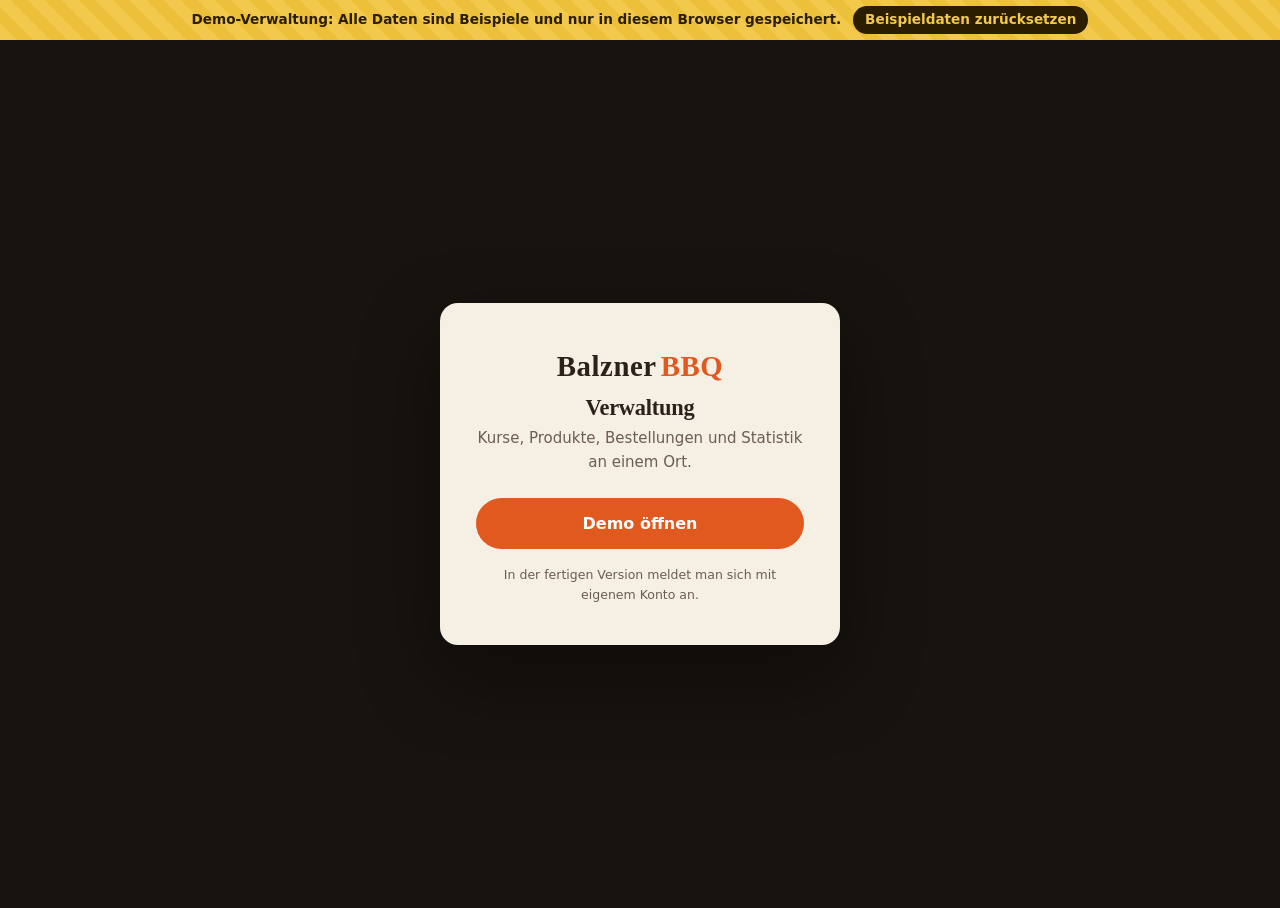
<file: admin.html>
<!doctype html>
<html lang="de">
<head>
  <meta charset="utf-8">
  <meta name="viewport" content="width=device-width, initial-scale=1">
  <meta name="robots" content="noindex, nofollow">
  <title>Verwaltung – Balzner BBQ</title>
  <link rel="stylesheet" href="css/style.css?v=202611101603">
  <link rel="stylesheet" href="css/admin.css?v=202611101603">
</head>
<body class="admin">

<div class="demo-banner">
  <span>Demo-Verwaltung: Alle Daten sind Beispiele und nur in diesem Browser gespeichert.</span>
  <button id="zuruecksetzen" type="button">Beispieldaten zurücksetzen</button>
</div>

<!-- Anmeldung (Demo: ohne Passwort) -->
<section class="login" id="login">
  <div class="login-karte">
    <span class="logo">Balzner<span>BBQ</span></span>
    <h2 style="font-size:1.4rem;margin:0 auto 6px">Verwaltung</h2>
    <p>Kurse, Produkte, Bestellungen und Statistik an einem Ort.</p>
    <button class="btn btn-glut btn-voll" id="anmelden" type="button">Demo öffnen</button>
    <small>In der fertigen Version meldet man sich mit eigenem Konto an.</small>
  </div>
</section>

<!-- Verwaltung -->
<div class="layout" id="app" hidden>
  <aside class="seite">
    <span class="logo">Balzner<span>BBQ</span></span>
    <span class="rolle">Verwaltung</span>
    <button class="navpunkt" data-ansicht="uebersicht"><span class="ico">📊</span><span class="txt">Übersicht</span></button>
    <button class="navpunkt" data-ansicht="kurse"><span class="ico">🔥</span><span class="txt">Kurse</span></button>
    <button class="navpunkt" data-ansicht="produkte"><span class="ico">🧂</span><span class="txt">Produkte</span></button>
    <button class="navpunkt" data-ansicht="bestellungen"><span class="ico">📦</span><span class="txt">Bestellungen</span><span class="zahl" id="zahlBestellungen" hidden></span></button>
    <button class="navpunkt" data-ansicht="gutscheine"><span class="ico">🎁</span><span class="txt">Gutscheine</span></button>
    <button class="navpunkt" data-ansicht="hinweis"><span class="ico">📢</span><span class="txt">Hinweis</span><span class="zahl" id="zahlHinweis" hidden>AN</span></button>
    <button class="navpunkt" data-ansicht="anfragen"><span class="ico">✉️</span><span class="txt">Anfragen</span><span class="zahl" id="zahlAnfragen" hidden></span></button>
    <div class="unten">
      <a class="navpunkt" href="index.html" target="_blank" rel="noopener"><span class="ico">↗</span><span class="txt">Zur Webseite</span></a>
      <button class="navpunkt" id="abmelden"><span class="ico">⏻</span><span class="txt">Abmelden</span></button>
    </div>
  </aside>
  <main class="inhalt" id="ansicht"></main>
</div>

<dialog class="dialog" id="dialog">
  <button class="schliessen" data-dialog-zu aria-label="Schliessen">×</button>
  <div id="dialogInhalt"></div>
</dialog>
<div class="tooltip" id="tooltip"></div>
<div class="druckbereich" id="druckbereich"></div>

<script src="js/data.js?v=202611101603"></script>
<script src="js/store.js?v=202611101603"></script>
<script src="js/gutschein-pdf.js?v=202611101603"></script>
<script src="js/hinweis.js?v=202611101603"></script>
<script src="js/admin.js?v=202611101603"></script>
</body>
</html>
</file>
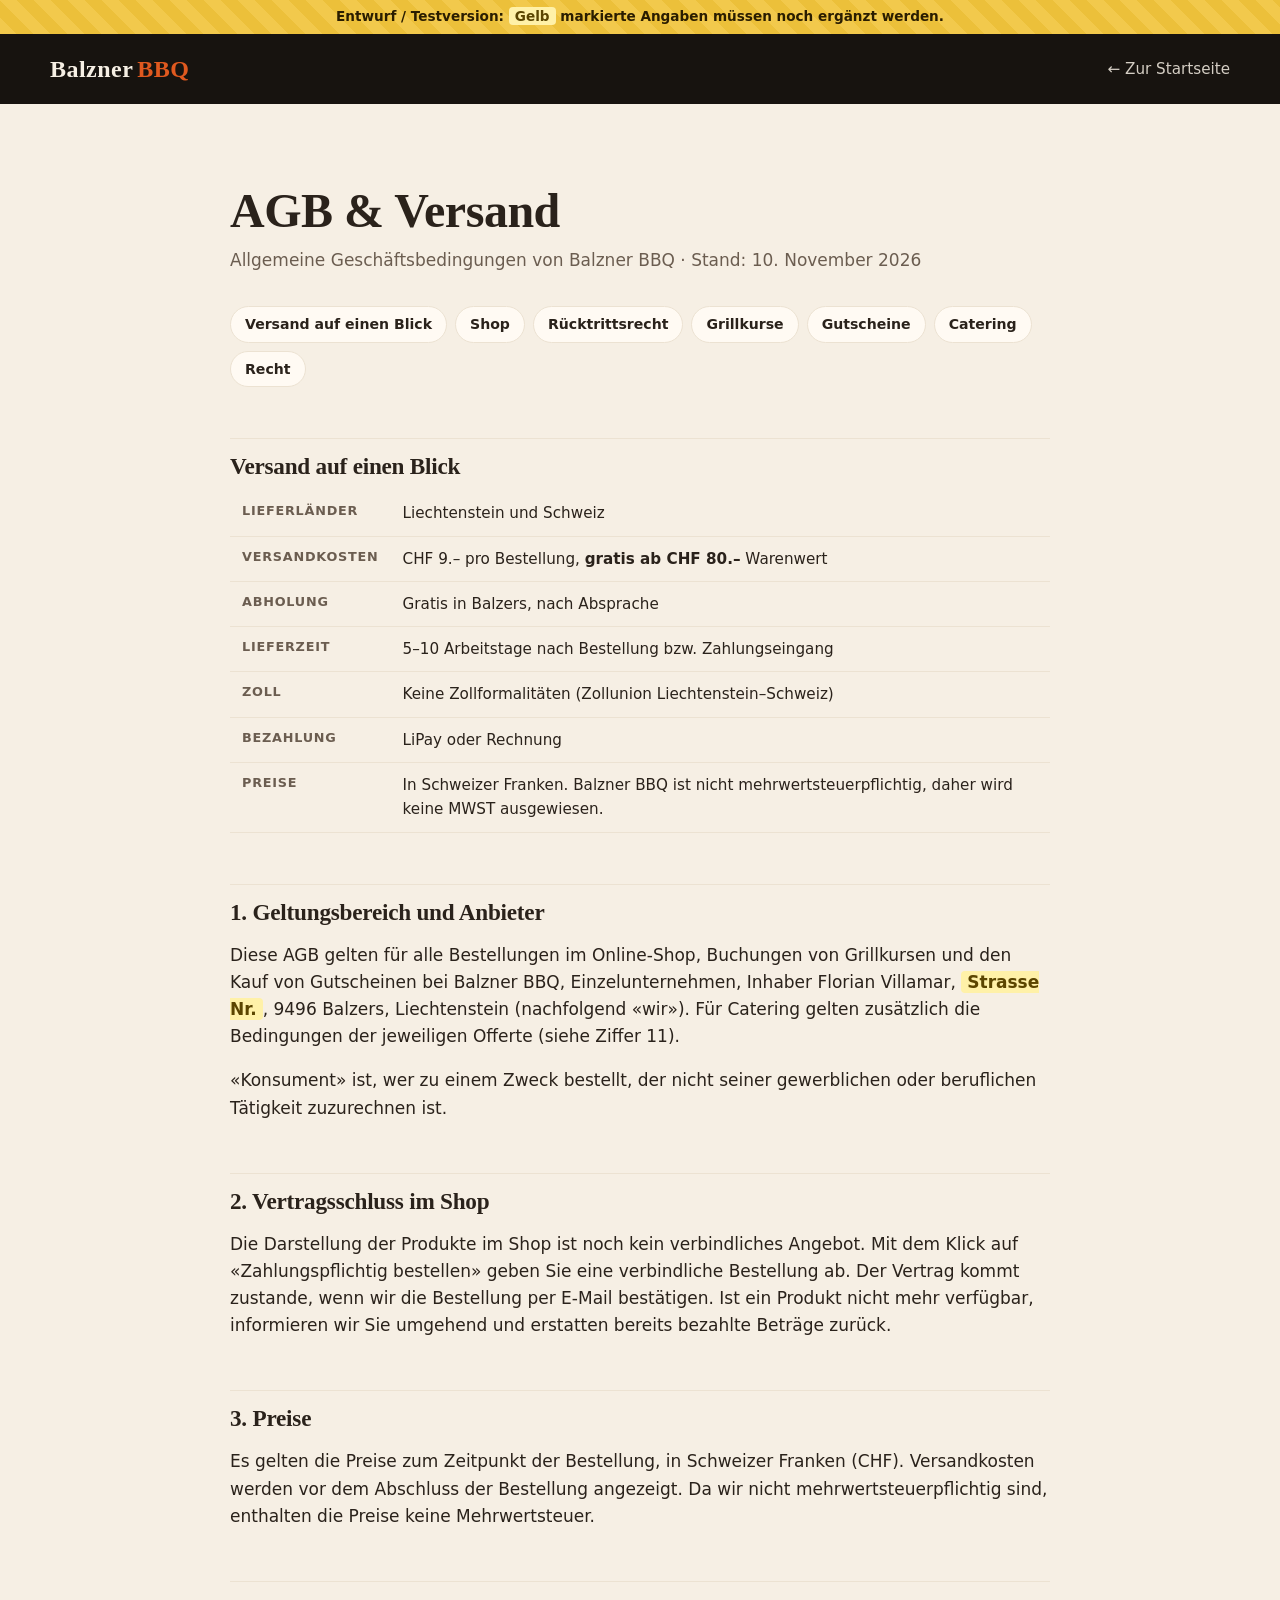
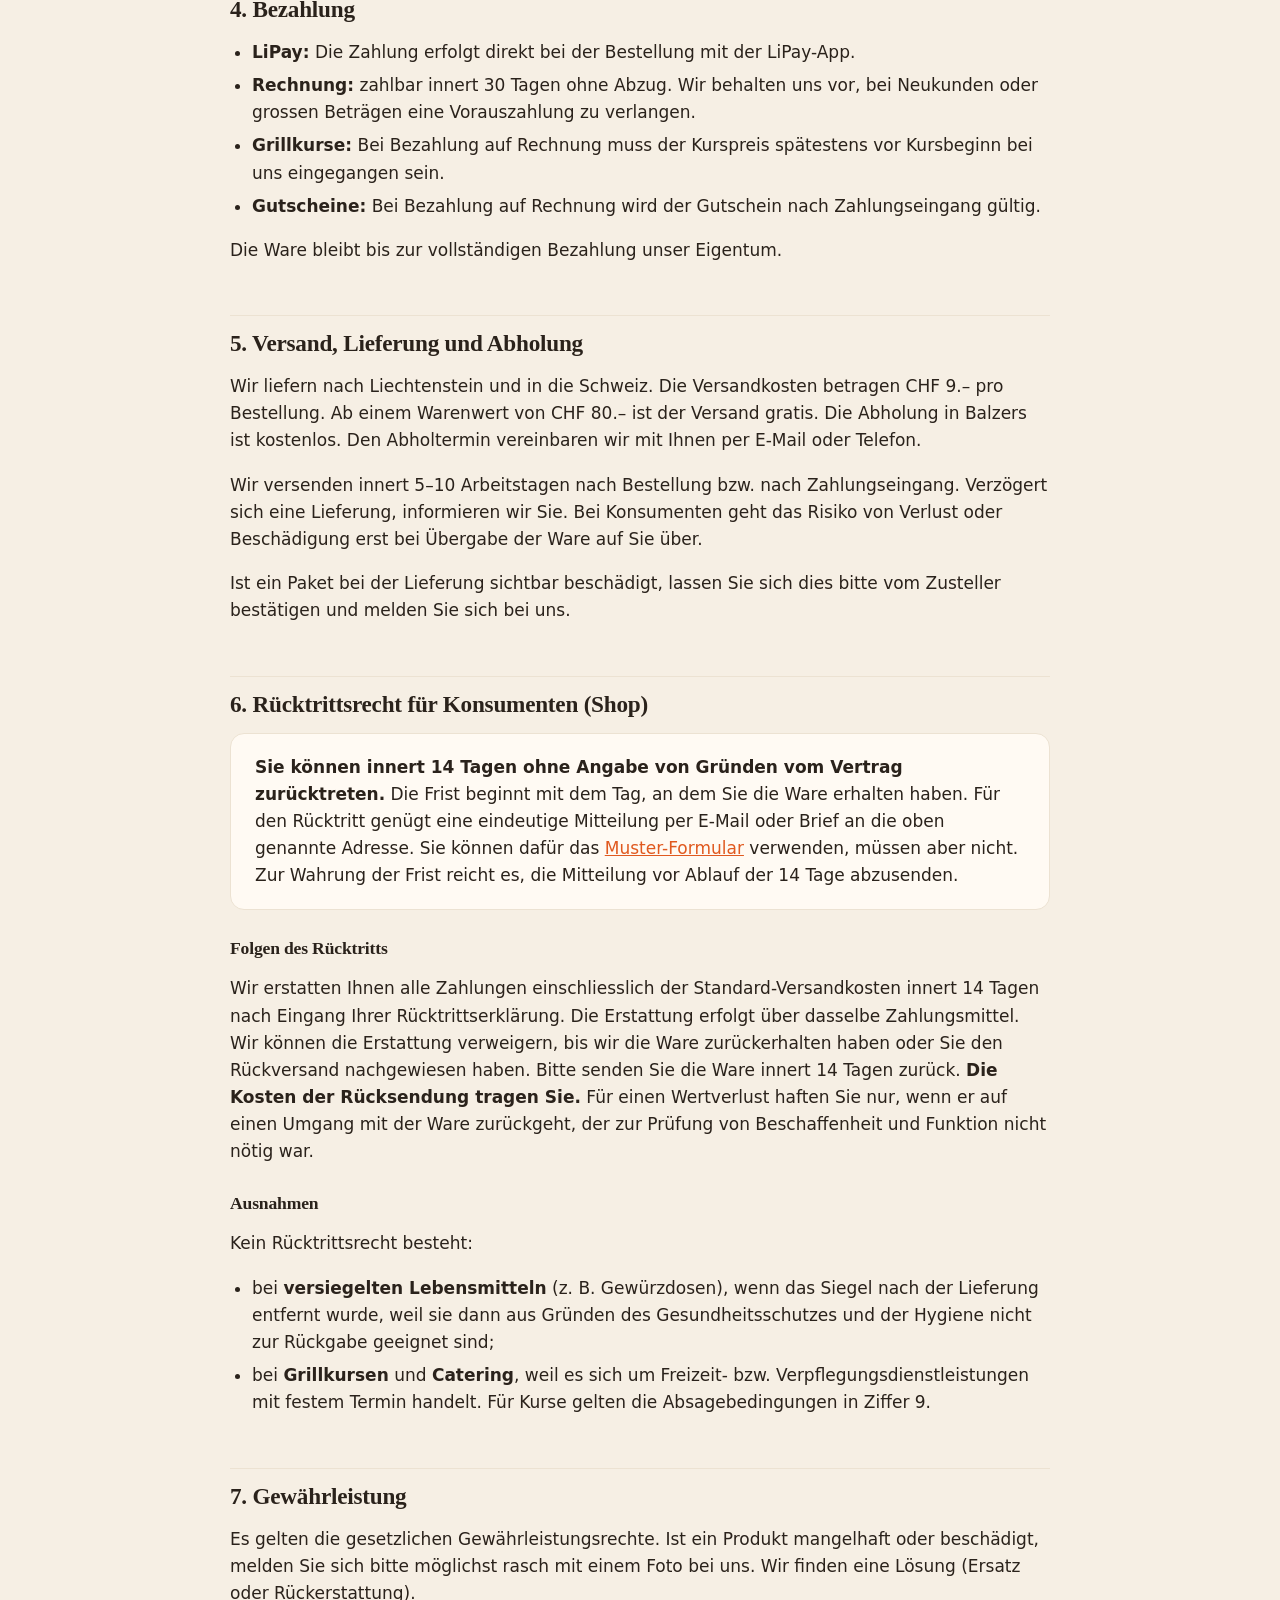
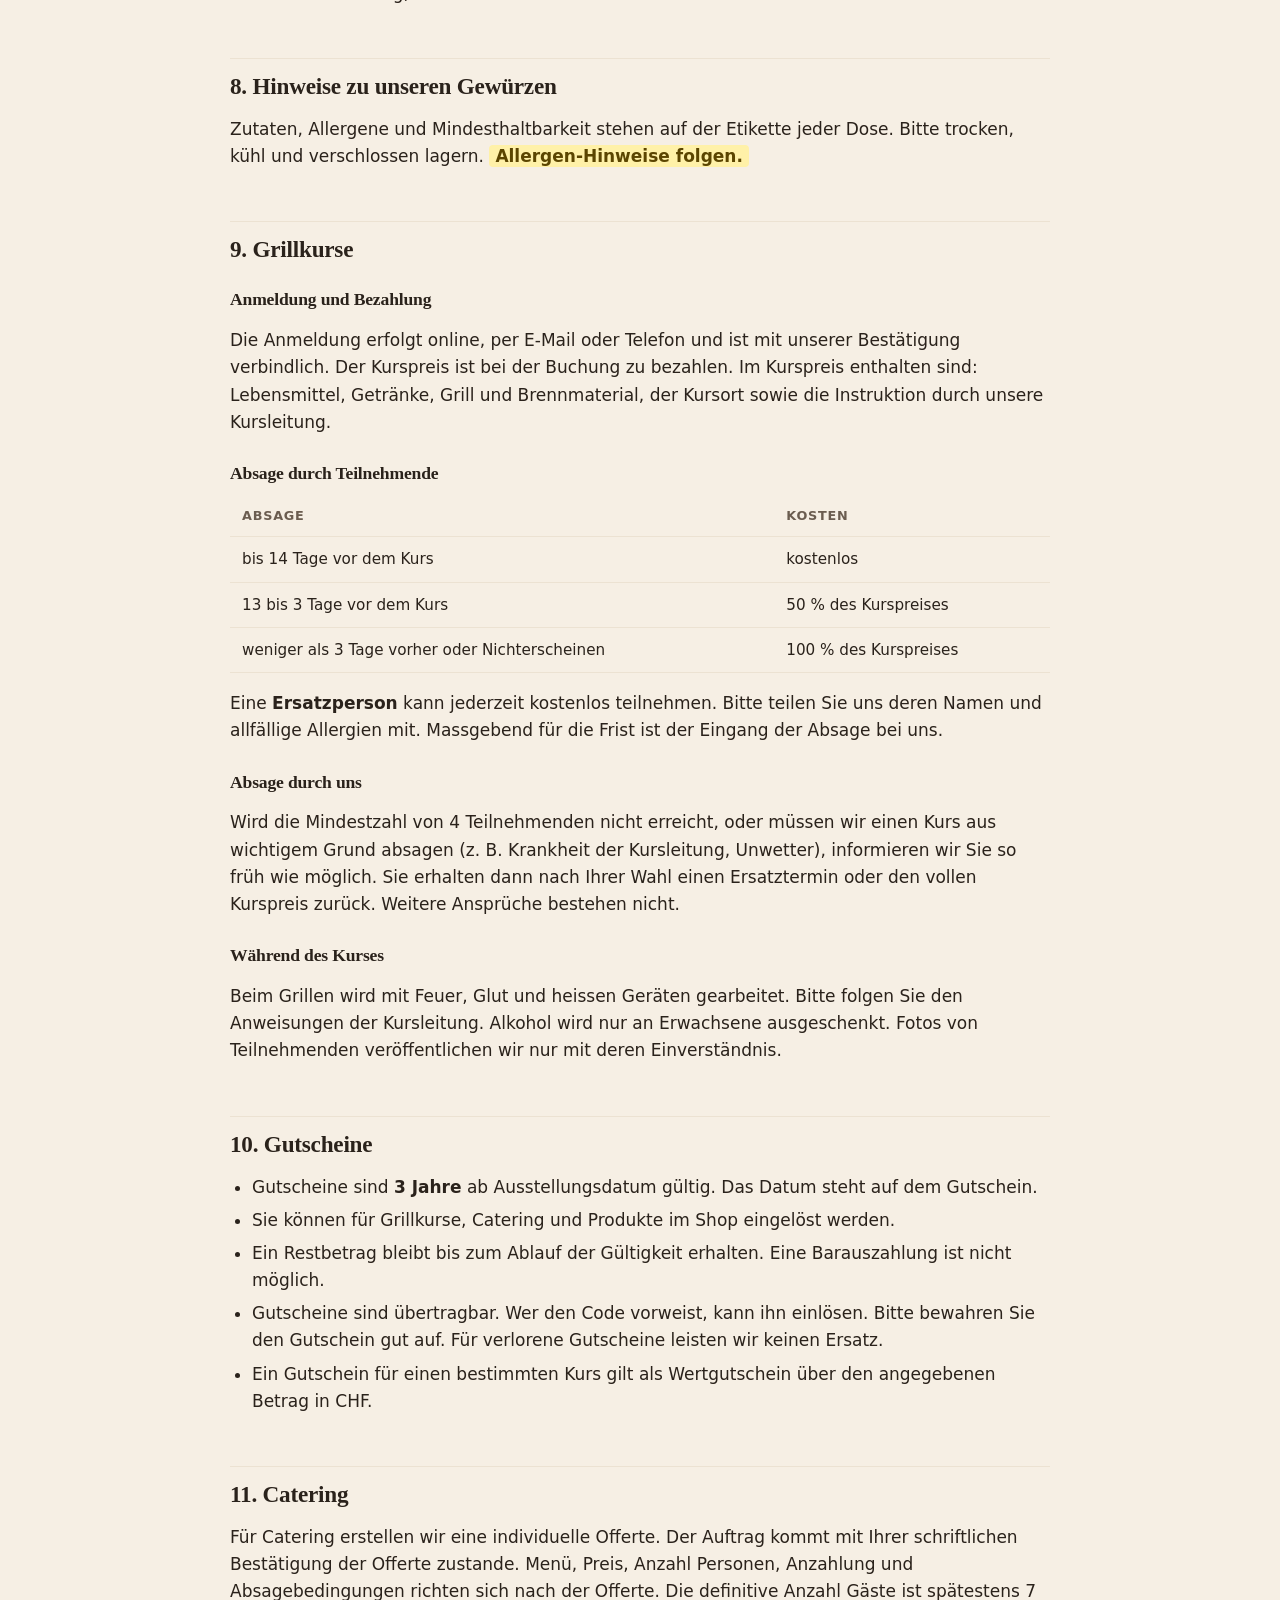
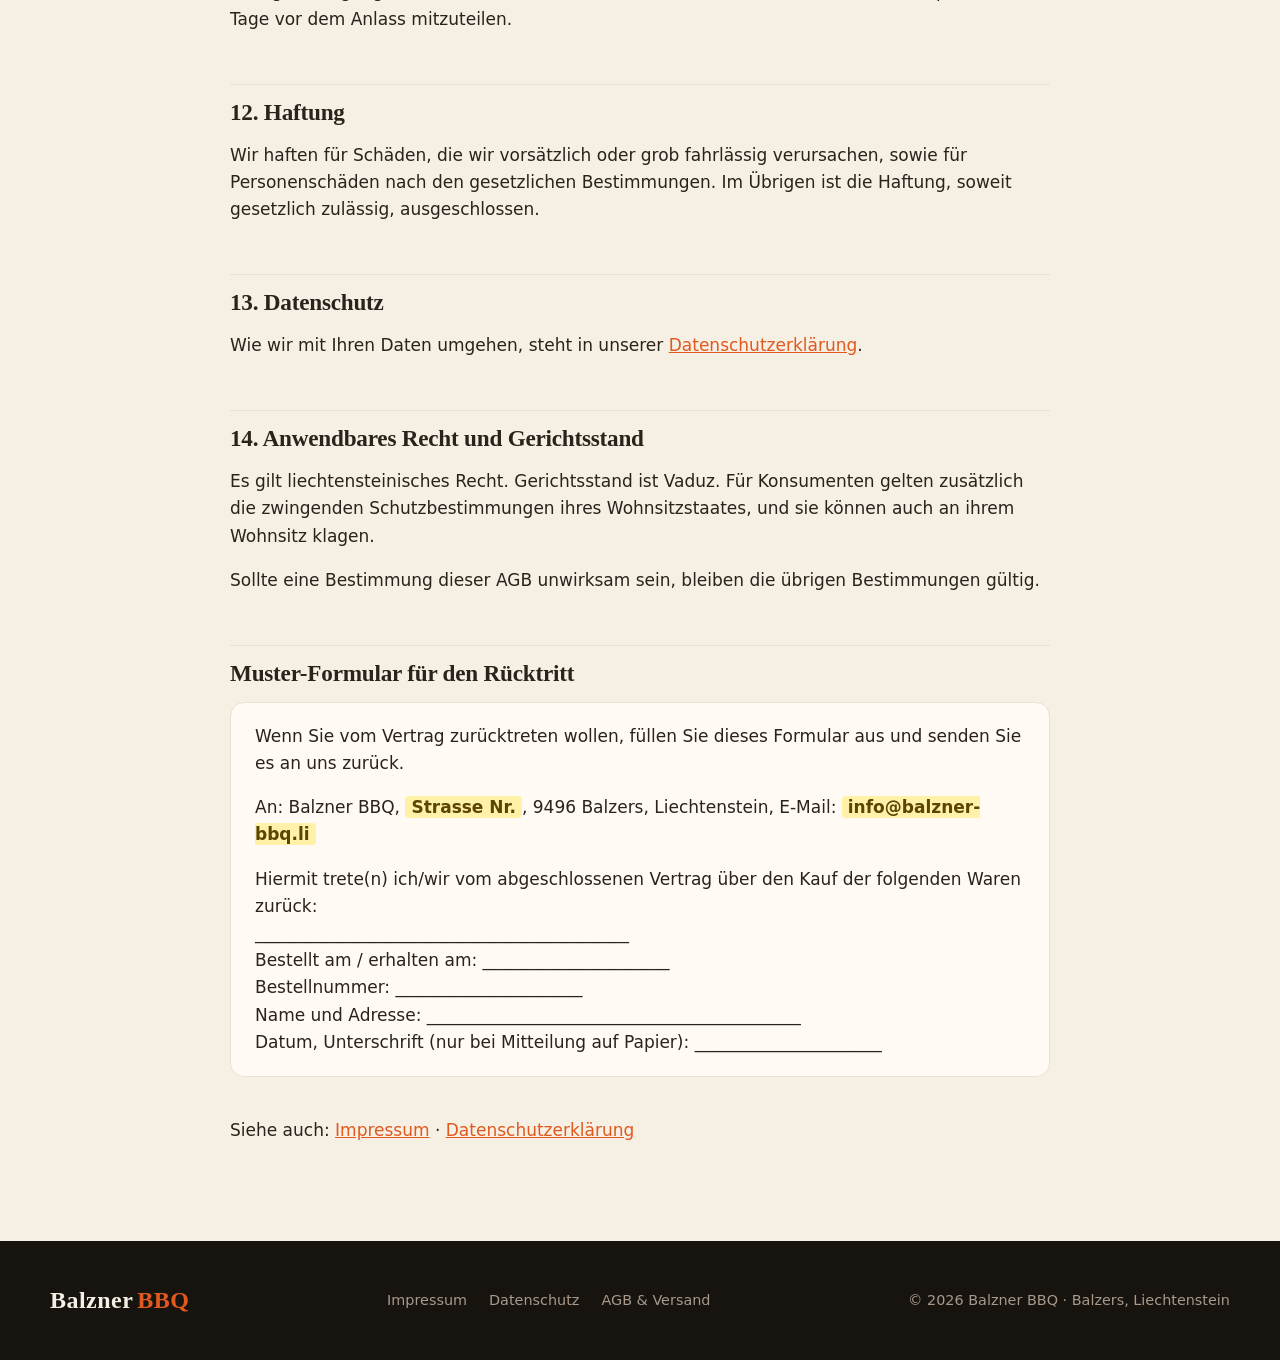
<file: agb.html>
<!doctype html>
<html lang="de">
<head>
  <meta charset="utf-8">
  <meta name="viewport" content="width=device-width, initial-scale=1">
  <meta name="robots" content="noindex, nofollow">
  <title>AGB & Versand – Balzner BBQ</title>
  <link rel="stylesheet" href="css/style.css?v=202611101603">
</head>
<body>
<div class="demo-banner">Entwurf / Testversion: <span class="platzhalter">Gelb</span> markierte Angaben müssen noch ergänzt werden.</div>
<header class="recht-kopf"><div class="wrap">
  <a href="index.html" class="logo">Balzner<span>BBQ</span></a>
  <a href="index.html" class="zurueck">← Zur Startseite</a>
</div></header>

<main class="recht"><div class="wrap">
  <h1>AGB &amp; Versand</h1>
  <p class="stand">Allgemeine Geschäftsbedingungen von Balzner BBQ · Stand: 10. November 2026</p>

  <nav class="inhalt-nav" aria-label="Inhalt">
    <a href="#versand">Versand auf einen Blick</a><a href="#shop">Shop</a><a href="#ruecktritt">Rücktrittsrecht</a>
    <a href="#kurse">Grillkurse</a><a href="#gutscheine">Gutscheine</a><a href="#catering">Catering</a><a href="#recht">Recht</a>
  </nav>

  <h2 id="versand">Versand auf einen Blick</h2>
  <table>
    <tbody>
      <tr><th>Lieferländer</th><td>Liechtenstein und Schweiz</td></tr>
      <tr><th>Versandkosten</th><td>CHF 9.– pro Bestellung, <strong>gratis ab CHF 80.–</strong> Warenwert</td></tr>
      <tr><th>Abholung</th><td>Gratis in Balzers, nach Absprache</td></tr>
      <tr><th>Lieferzeit</th><td>5–10 Arbeitstage nach Bestellung bzw. Zahlungseingang</td></tr>
      <tr><th>Zoll</th><td>Keine Zollformalitäten (Zollunion Liechtenstein–Schweiz)</td></tr>
      <tr><th>Bezahlung</th><td>LiPay oder Rechnung</td></tr>
      <tr><th>Preise</th><td>In Schweizer Franken. Balzner BBQ ist nicht mehrwertsteuerpflichtig, daher wird keine MWST ausgewiesen.</td></tr>
    </tbody>
  </table>

  <h2>1. Geltungsbereich und Anbieter</h2>
  <p>Diese AGB gelten für alle Bestellungen im Online-Shop, Buchungen von Grillkursen und den Kauf von Gutscheinen bei
    Balzner BBQ, Einzelunternehmen, Inhaber Florian Villamar, <span class="platzhalter">Strasse Nr.</span>, 9496 Balzers, Liechtenstein
    (nachfolgend «wir»). Für Catering gelten zusätzlich die Bedingungen der jeweiligen Offerte (siehe Ziffer 11).</p>
  <p>«Konsument» ist, wer zu einem Zweck bestellt, der nicht seiner gewerblichen oder beruflichen Tätigkeit zuzurechnen ist.</p>

  <h2 id="shop">2. Vertragsschluss im Shop</h2>
  <p>Die Darstellung der Produkte im Shop ist noch kein verbindliches Angebot. Mit dem Klick auf «Zahlungspflichtig bestellen»
    geben Sie eine verbindliche Bestellung ab. Der Vertrag kommt zustande, wenn wir die Bestellung per E-Mail bestätigen.
    Ist ein Produkt nicht mehr verfügbar, informieren wir Sie umgehend und erstatten bereits bezahlte Beträge zurück.</p>

  <h2>3. Preise</h2>
  <p>Es gelten die Preise zum Zeitpunkt der Bestellung, in Schweizer Franken (CHF). Versandkosten werden vor dem Abschluss der
    Bestellung angezeigt. Da wir nicht mehrwertsteuerpflichtig sind, enthalten die Preise keine Mehrwertsteuer.</p>

  <h2>4. Bezahlung</h2>
  <ul>
    <li><strong>LiPay:</strong> Die Zahlung erfolgt direkt bei der Bestellung mit der LiPay-App.</li>
    <li><strong>Rechnung:</strong> zahlbar innert 30 Tagen ohne Abzug. Wir behalten uns vor, bei Neukunden oder grossen
      Beträgen eine Vorauszahlung zu verlangen.</li>
    <li><strong>Grillkurse:</strong> Bei Bezahlung auf Rechnung muss der Kurspreis spätestens vor Kursbeginn bei uns eingegangen sein.</li>
    <li><strong>Gutscheine:</strong> Bei Bezahlung auf Rechnung wird der Gutschein nach Zahlungseingang gültig.</li>
  </ul>
  <p>Die Ware bleibt bis zur vollständigen Bezahlung unser Eigentum.</p>

  <h2>5. Versand, Lieferung und Abholung</h2>
  <p>Wir liefern nach Liechtenstein und in die Schweiz. Die Versandkosten betragen CHF 9.– pro Bestellung. Ab einem Warenwert von
    CHF 80.– ist der Versand gratis. Die Abholung in Balzers ist kostenlos. Den Abholtermin vereinbaren wir mit Ihnen per
    E-Mail oder Telefon.</p>
  <p>Wir versenden innert 5–10 Arbeitstagen nach Bestellung bzw. nach Zahlungseingang. Verzögert sich eine Lieferung,
    informieren wir Sie. Bei Konsumenten geht das Risiko von Verlust oder Beschädigung erst bei Übergabe der Ware auf Sie über.</p>
  <p>Ist ein Paket bei der Lieferung sichtbar beschädigt, lassen Sie sich dies bitte vom Zusteller bestätigen und melden Sie
    sich bei uns.</p>

  <h2 id="ruecktritt">6. Rücktrittsrecht für Konsumenten (Shop)</h2>
  <div class="kasten">
    <p><strong>Sie können innert 14 Tagen ohne Angabe von Gründen vom Vertrag zurücktreten.</strong> Die Frist beginnt mit dem
      Tag, an dem Sie die Ware erhalten haben. Für den Rücktritt genügt eine eindeutige Mitteilung per E-Mail oder Brief an die
      oben genannte Adresse. Sie können dafür das <a href="#formular">Muster-Formular</a> verwenden, müssen aber nicht.
      Zur Wahrung der Frist reicht es, die Mitteilung vor Ablauf der 14 Tage abzusenden.</p>
  </div>
  <h3>Folgen des Rücktritts</h3>
  <p>Wir erstatten Ihnen alle Zahlungen einschliesslich der Standard-Versandkosten innert 14 Tagen nach Eingang Ihrer
    Rücktrittserklärung. Die Erstattung erfolgt über dasselbe Zahlungsmittel. Wir können die Erstattung verweigern, bis wir die
    Ware zurückerhalten haben oder Sie den Rückversand nachgewiesen haben. Bitte senden Sie die Ware innert 14 Tagen zurück.
    <strong>Die Kosten der Rücksendung tragen Sie.</strong> Für einen Wertverlust haften Sie nur, wenn er auf einen Umgang mit der
    Ware zurückgeht, der zur Prüfung von Beschaffenheit und Funktion nicht nötig war.</p>
  <h3>Ausnahmen</h3>
  <p>Kein Rücktrittsrecht besteht:</p>
  <ul>
    <li>bei <strong>versiegelten Lebensmitteln</strong> (z. B. Gewürzdosen), wenn das Siegel nach der Lieferung entfernt wurde,
      weil sie dann aus Gründen des Gesundheitsschutzes und der Hygiene nicht zur Rückgabe geeignet sind;</li>
    <li>bei <strong>Grillkursen</strong> und <strong>Catering</strong>, weil es sich um Freizeit- bzw. Verpflegungsdienstleistungen
      mit festem Termin handelt. Für Kurse gelten die Absagebedingungen in Ziffer 9.</li>
  </ul>

  <h2>7. Gewährleistung</h2>
  <p>Es gelten die gesetzlichen Gewährleistungsrechte. Ist ein Produkt mangelhaft oder beschädigt, melden Sie sich bitte
    möglichst rasch mit einem Foto bei uns. Wir finden eine Lösung (Ersatz oder Rückerstattung).</p>

  <h2>8. Hinweise zu unseren Gewürzen</h2>
  <p>Zutaten, Allergene und Mindesthaltbarkeit stehen auf der Etikette jeder Dose. Bitte trocken, kühl und verschlossen lagern.
    <span class="platzhalter">Allergen-Hinweise folgen.</span></p>

  <h2 id="kurse">9. Grillkurse</h2>
  <h3>Anmeldung und Bezahlung</h3>
  <p>Die Anmeldung erfolgt online, per E-Mail oder Telefon und ist mit unserer Bestätigung verbindlich. Der Kurspreis ist bei
    der Buchung zu bezahlen. Im Kurspreis enthalten sind: Lebensmittel, Getränke, Grill und Brennmaterial, der Kursort sowie die Instruktion durch unsere Kursleitung.</p>
  <h3>Absage durch Teilnehmende</h3>
  <table>
    <thead><tr><th>Absage</th><th>Kosten</th></tr></thead>
    <tbody>
      <tr><td>bis 14 Tage vor dem Kurs</td><td>kostenlos</td></tr>
      <tr><td>13 bis 3 Tage vor dem Kurs</td><td>50 % des Kurspreises</td></tr>
      <tr><td>weniger als 3 Tage vorher oder Nichterscheinen</td><td>100 % des Kurspreises</td></tr>
    </tbody>
  </table>
  <p>Eine <strong>Ersatzperson</strong> kann jederzeit kostenlos teilnehmen. Bitte teilen Sie uns deren Namen und allfällige
    Allergien mit. Massgebend für die Frist ist der Eingang der Absage bei uns.</p>
  <h3>Absage durch uns</h3>
  <p>Wird die Mindestzahl von 4 Teilnehmenden nicht erreicht, oder müssen wir einen Kurs aus
    wichtigem Grund absagen (z. B. Krankheit der Kursleitung, Unwetter), informieren wir Sie so früh wie möglich. Sie erhalten
    dann nach Ihrer Wahl einen Ersatztermin oder den vollen Kurspreis zurück. Weitere Ansprüche bestehen nicht.</p>
  <h3>Während des Kurses</h3>
  <p>Beim Grillen wird mit Feuer, Glut und heissen Geräten gearbeitet. Bitte folgen Sie den Anweisungen der Kursleitung.
    Alkohol wird nur an Erwachsene ausgeschenkt. Fotos von Teilnehmenden veröffentlichen wir nur mit deren Einverständnis.</p>

  <h2 id="gutscheine">10. Gutscheine</h2>
  <ul>
    <li>Gutscheine sind <strong>3 Jahre</strong> ab Ausstellungsdatum gültig. Das Datum steht auf dem Gutschein.</li>
    <li>Sie können für Grillkurse, Catering und Produkte im Shop eingelöst werden.</li>
    <li>Ein Restbetrag bleibt bis zum Ablauf der Gültigkeit erhalten. Eine Barauszahlung ist nicht möglich.</li>
    <li>Gutscheine sind übertragbar. Wer den Code vorweist, kann ihn einlösen. Bitte bewahren Sie den Gutschein gut auf.
      Für verlorene Gutscheine leisten wir keinen Ersatz.</li>
    <li>Ein Gutschein für einen bestimmten Kurs gilt als Wertgutschein über den angegebenen Betrag in CHF.</li>
  </ul>

  <h2 id="catering">11. Catering</h2>
  <p>Für Catering erstellen wir eine individuelle Offerte. Der Auftrag kommt mit Ihrer schriftlichen Bestätigung der Offerte
    zustande. Menü, Preis, Anzahl Personen, Anzahlung und Absagebedingungen richten sich nach der Offerte.
    Die definitive Anzahl Gäste ist spätestens 7 Tage vor dem Anlass mitzuteilen.</p>

  <h2>12. Haftung</h2>
  <p>Wir haften für Schäden, die wir vorsätzlich oder grob fahrlässig verursachen, sowie für Personenschäden nach den
    gesetzlichen Bestimmungen. Im Übrigen ist die Haftung, soweit gesetzlich zulässig, ausgeschlossen.</p>

  <h2>13. Datenschutz</h2>
  <p>Wie wir mit Ihren Daten umgehen, steht in unserer <a href="datenschutz.html">Datenschutzerklärung</a>.</p>

  <h2 id="recht">14. Anwendbares Recht und Gerichtsstand</h2>
  <p>Es gilt liechtensteinisches Recht. Gerichtsstand ist Vaduz. Für Konsumenten gelten zusätzlich die zwingenden
    Schutzbestimmungen ihres Wohnsitzstaates, und sie können auch an ihrem Wohnsitz klagen.</p>
  <p>Sollte eine Bestimmung dieser AGB unwirksam sein, bleiben die übrigen Bestimmungen gültig.</p>

  <h2 id="formular">Muster-Formular für den Rücktritt</h2>
  <div class="kasten">
    <p>Wenn Sie vom Vertrag zurücktreten wollen, füllen Sie dieses Formular aus und senden Sie es an uns zurück.</p>
    <p>An: Balzner BBQ, <span class="platzhalter">Strasse Nr.</span>, 9496 Balzers, Liechtenstein,
      E-Mail: <span class="platzhalter">info@balzner-bbq.li</span></p>
    <p>Hiermit trete(n) ich/wir vom abgeschlossenen Vertrag über den Kauf der folgenden Waren zurück:<br>
      ____________________________________________<br>
      Bestellt am / erhalten am: ______________________<br>
      Bestellnummer: ______________________<br>
      Name und Adresse: ____________________________________________<br>
      Datum, Unterschrift (nur bei Mitteilung auf Papier): ______________________</p>
  </div>

  <p style="margin-top:40px">Siehe auch: <a href="impressum.html">Impressum</a> · <a href="datenschutz.html">Datenschutzerklärung</a></p>
</div></main>

<footer class="fuss">
  <div class="wrap fuss-inner">
    <div class="logo">Balzner<span>BBQ</span></div>
    <nav><a href="impressum.html">Impressum</a><a href="datenschutz.html">Datenschutz</a><a href="agb.html">AGB &amp; Versand</a></nav>
    <p>© 2026 Balzner BBQ · Balzers, Liechtenstein</p>
  </div>
</footer>
</body>
</html>
</file>
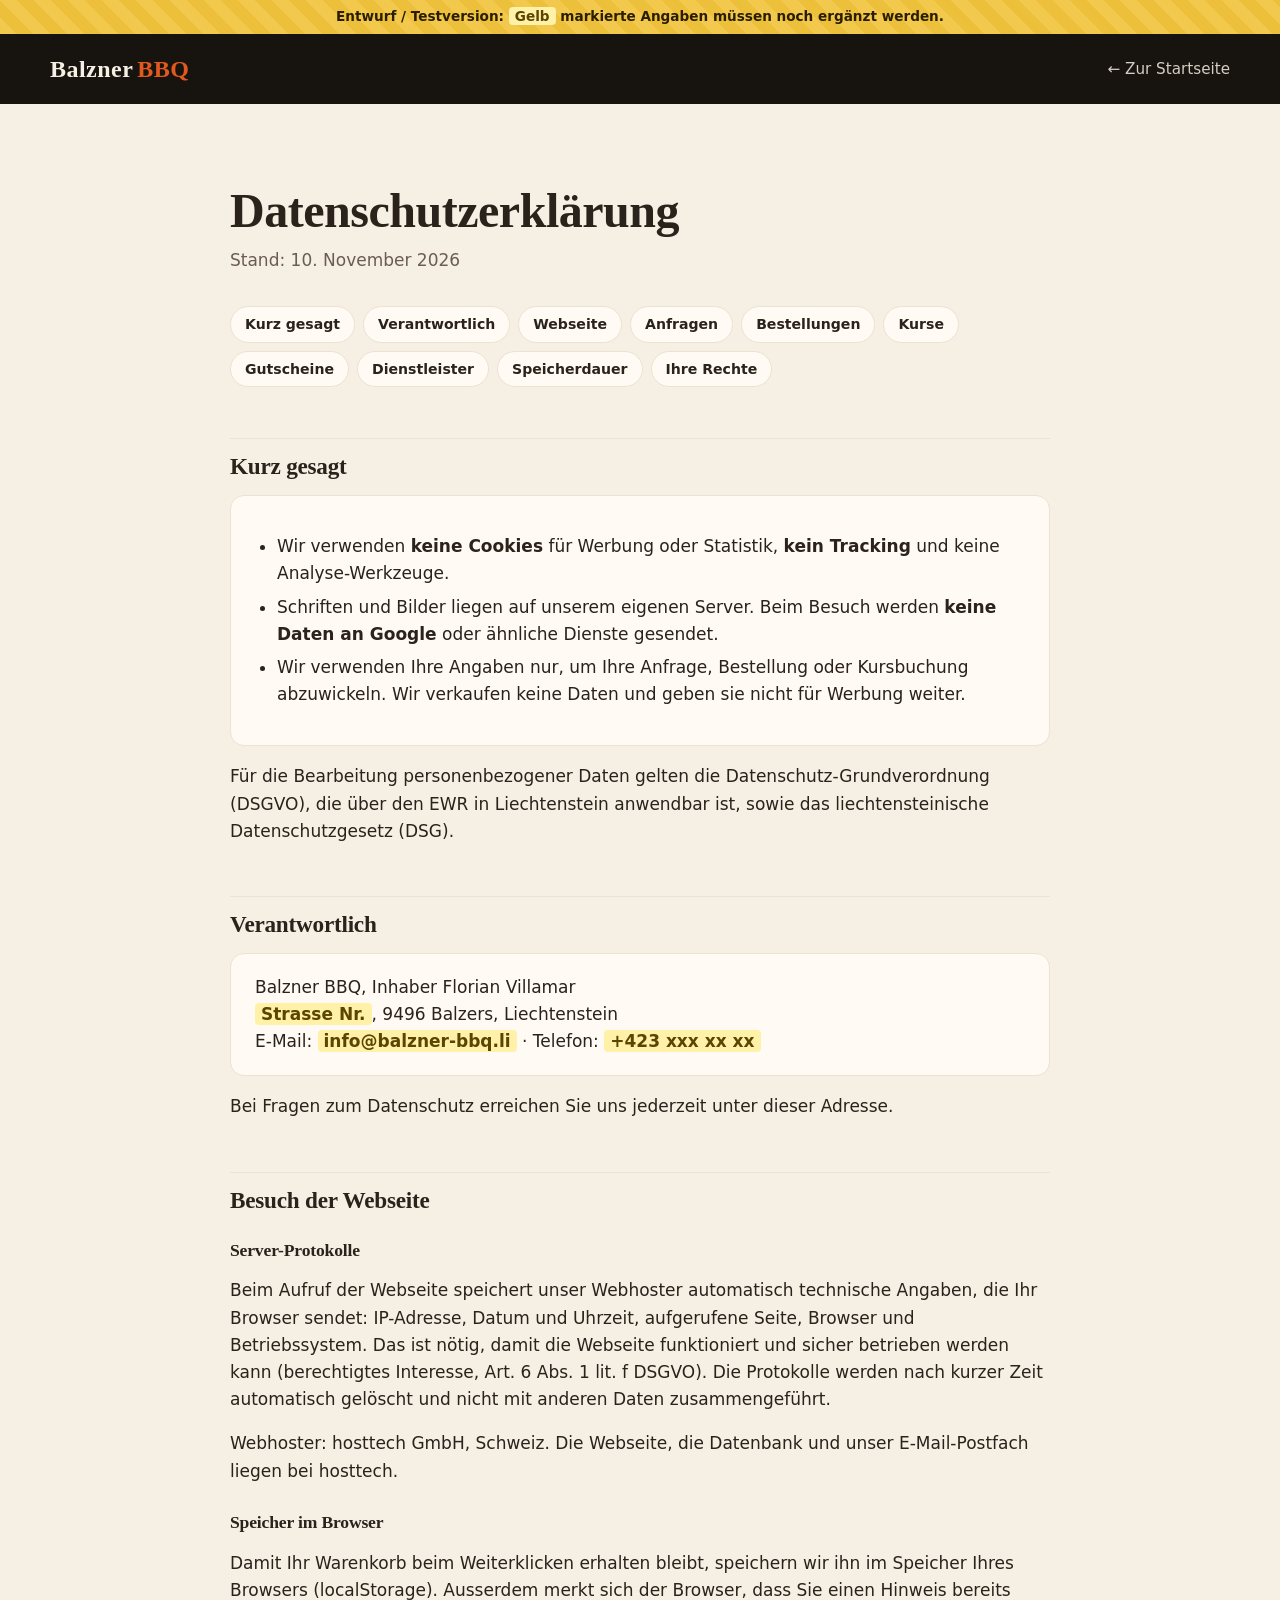
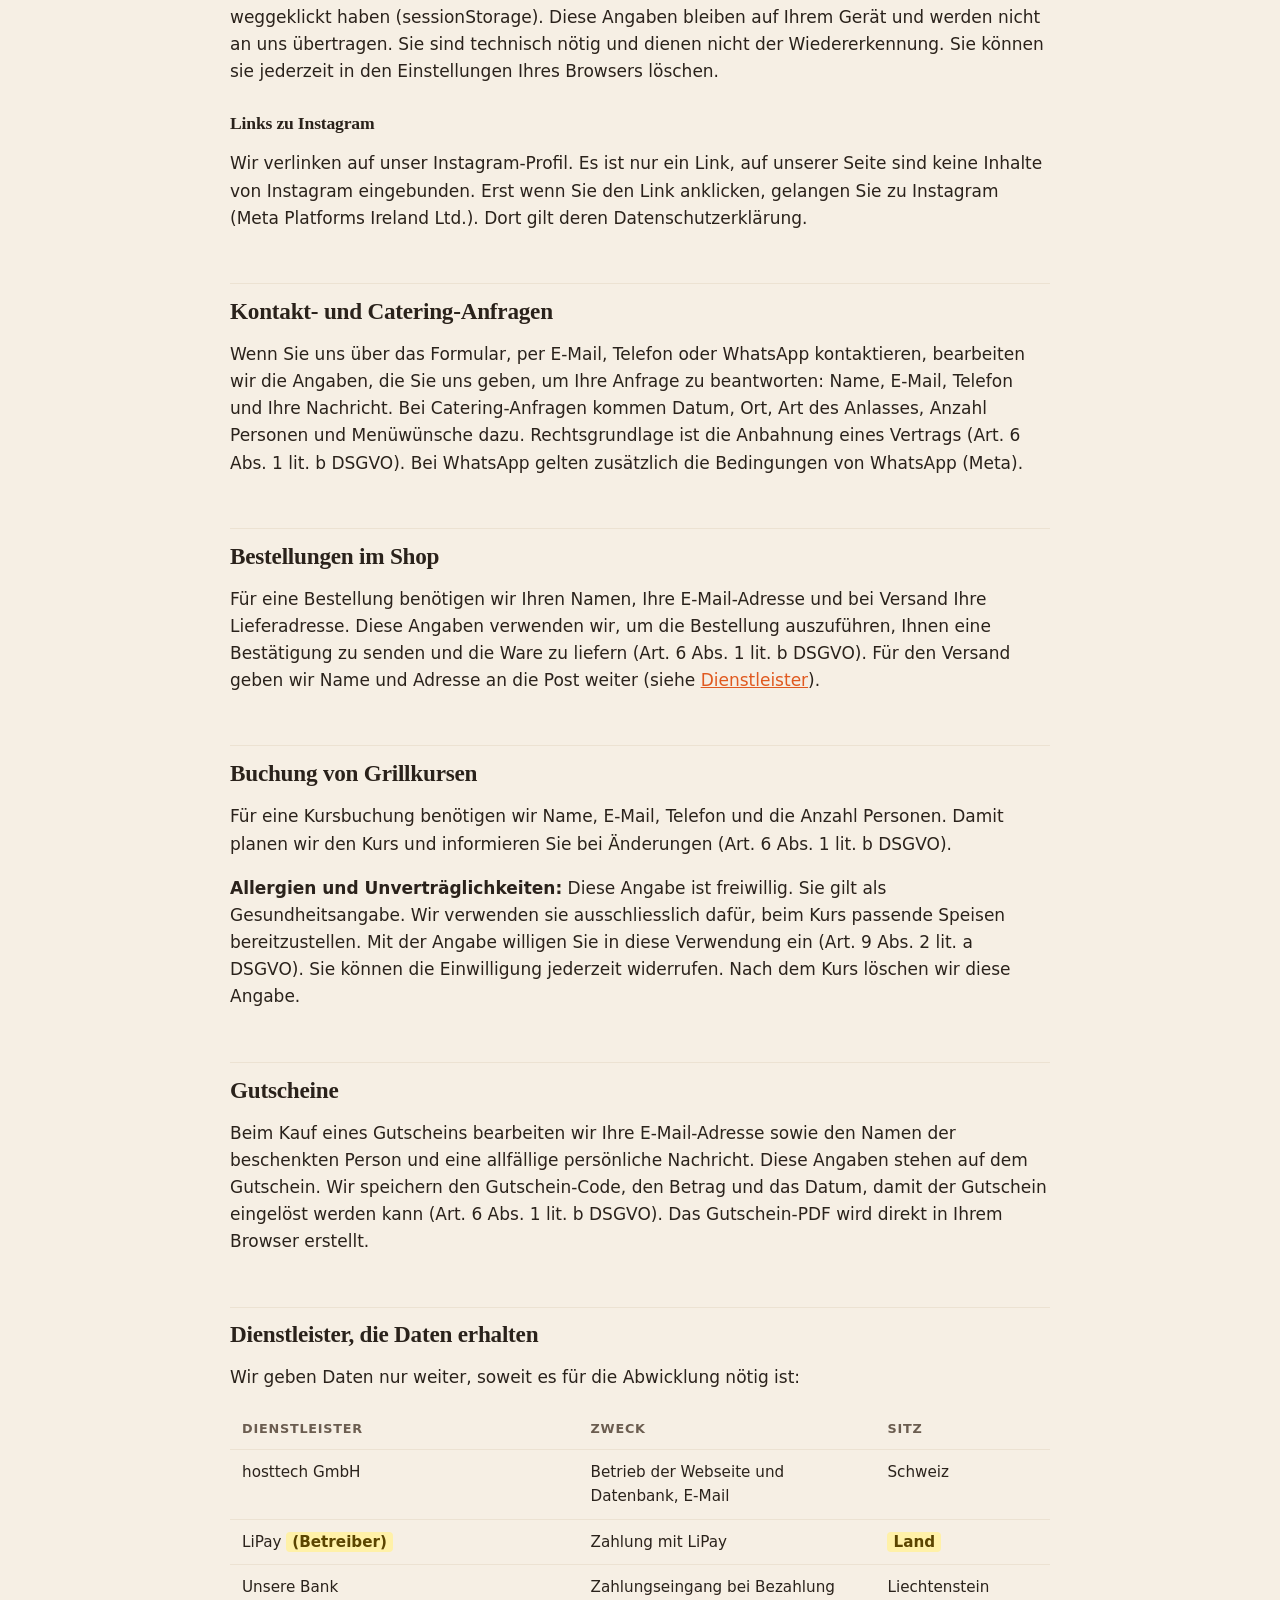
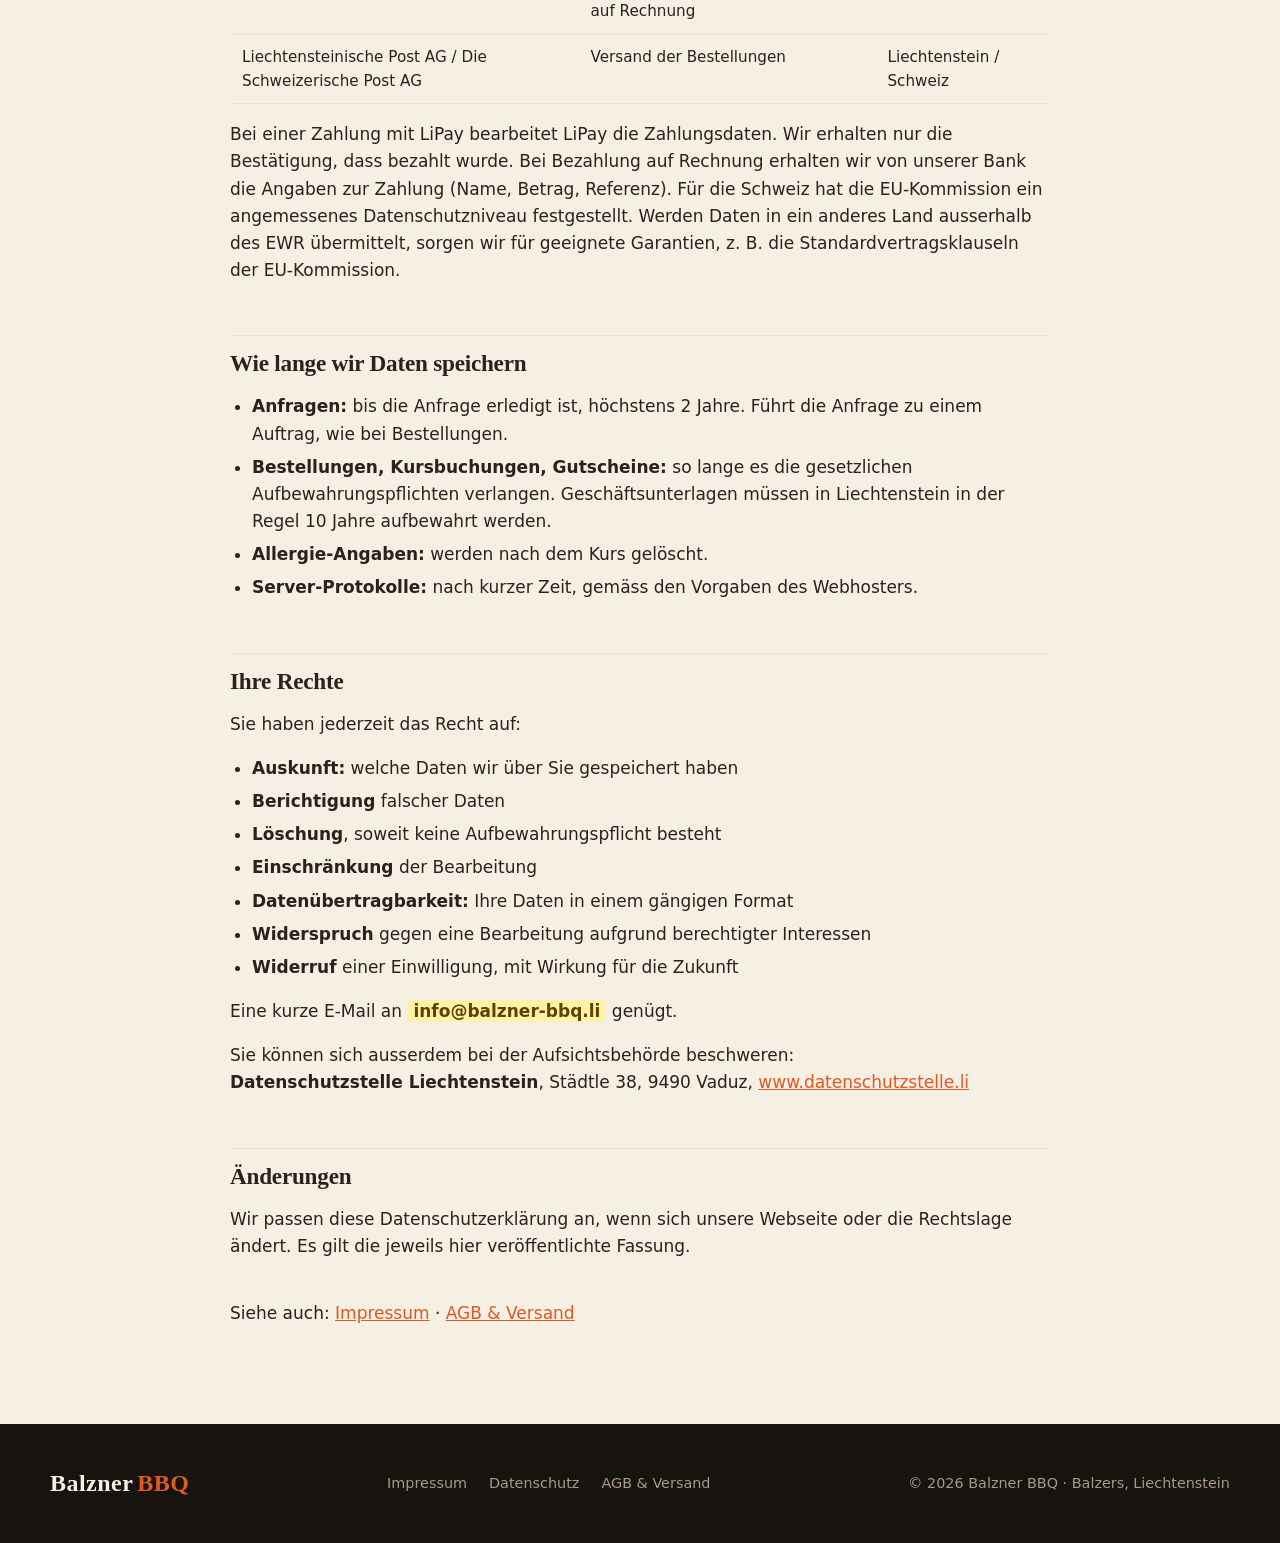
<file: datenschutz.html>
<!doctype html>
<html lang="de">
<head>
  <meta charset="utf-8">
  <meta name="viewport" content="width=device-width, initial-scale=1">
  <meta name="robots" content="noindex, nofollow">
  <title>Datenschutz – Balzner BBQ</title>
  <link rel="stylesheet" href="css/style.css?v=202611101603">
</head>
<body>
<div class="demo-banner">Entwurf / Testversion: <span class="platzhalter">Gelb</span> markierte Angaben müssen noch ergänzt werden.</div>
<header class="recht-kopf"><div class="wrap">
  <a href="index.html" class="logo">Balzner<span>BBQ</span></a>
  <a href="index.html" class="zurueck">← Zur Startseite</a>
</div></header>

<main class="recht"><div class="wrap">
  <h1>Datenschutzerklärung</h1>
  <p class="stand">Stand: 10. November 2026</p>

  <nav class="inhalt-nav" aria-label="Inhalt">
    <a href="#kurz">Kurz gesagt</a><a href="#verantwortlich">Verantwortlich</a><a href="#webseite">Webseite</a>
    <a href="#formulare">Anfragen</a><a href="#shop">Bestellungen</a><a href="#kurse">Kurse</a><a href="#gutscheine">Gutscheine</a>
    <a href="#dienstleister">Dienstleister</a><a href="#dauer">Speicherdauer</a><a href="#rechte">Ihre Rechte</a>
  </nav>

  <h2 id="kurz">Kurz gesagt</h2>
  <div class="kasten">
    <ul>
      <li>Wir verwenden <strong>keine Cookies</strong> für Werbung oder Statistik, <strong>kein Tracking</strong> und keine Analyse-Werkzeuge.</li>
      <li>Schriften und Bilder liegen auf unserem eigenen Server. Beim Besuch werden <strong>keine Daten an Google</strong> oder ähnliche Dienste gesendet.</li>
      <li>Wir verwenden Ihre Angaben nur, um Ihre Anfrage, Bestellung oder Kursbuchung abzuwickeln. Wir verkaufen keine Daten und geben sie nicht für Werbung weiter.</li>
    </ul>
  </div>
  <p>Für die Bearbeitung personenbezogener Daten gelten die Datenschutz-Grundverordnung (DSGVO), die über den EWR in Liechtenstein
    anwendbar ist, sowie das liechtensteinische Datenschutzgesetz (DSG).</p>

  <h2 id="verantwortlich">Verantwortlich</h2>
  <div class="kasten">
    <p>Balzner BBQ, Inhaber Florian Villamar<br>
      <span class="platzhalter">Strasse Nr.</span>, 9496 Balzers, Liechtenstein<br>
      E-Mail: <span class="platzhalter">info@balzner-bbq.li</span> · Telefon: <span class="platzhalter">+423 xxx xx xx</span></p>
  </div>
  <p>Bei Fragen zum Datenschutz erreichen Sie uns jederzeit unter dieser Adresse.</p>

  <h2 id="webseite">Besuch der Webseite</h2>
  <h3>Server-Protokolle</h3>
  <p>Beim Aufruf der Webseite speichert unser Webhoster automatisch technische Angaben, die Ihr Browser sendet: IP-Adresse,
    Datum und Uhrzeit, aufgerufene Seite, Browser und Betriebssystem. Das ist nötig, damit die Webseite funktioniert und sicher
    betrieben werden kann (berechtigtes Interesse, Art. 6 Abs. 1 lit. f DSGVO). Die Protokolle werden nach kurzer Zeit
    automatisch gelöscht und nicht mit anderen Daten zusammengeführt.</p>
  <p>Webhoster: hosttech GmbH, Schweiz. Die Webseite, die Datenbank und unser E-Mail-Postfach liegen bei hosttech.</p>

  <h3>Speicher im Browser</h3>
  <p>Damit Ihr Warenkorb beim Weiterklicken erhalten bleibt, speichern wir ihn im Speicher Ihres Browsers (localStorage).
    Ausserdem merkt sich der Browser, dass Sie einen Hinweis bereits weggeklickt haben (sessionStorage). Diese Angaben bleiben auf
    Ihrem Gerät und werden nicht an uns übertragen. Sie sind technisch nötig und dienen nicht der Wiedererkennung.
    Sie können sie jederzeit in den Einstellungen Ihres Browsers löschen.</p>

  <h3>Links zu Instagram</h3>
  <p>Wir verlinken auf unser Instagram-Profil. Es ist nur ein Link, auf unserer Seite sind keine Inhalte von Instagram eingebunden.
    Erst wenn Sie den Link anklicken, gelangen Sie zu Instagram (Meta Platforms Ireland Ltd.). Dort gilt deren Datenschutzerklärung.</p>

  <h2 id="formulare">Kontakt- und Catering-Anfragen</h2>
  <p>Wenn Sie uns über das Formular, per E-Mail, Telefon oder WhatsApp kontaktieren, bearbeiten wir die Angaben, die Sie uns geben,
    um Ihre Anfrage zu beantworten: Name, E-Mail, Telefon und Ihre Nachricht. Bei Catering-Anfragen kommen Datum, Ort, Art des
    Anlasses, Anzahl Personen und Menüwünsche dazu. Rechtsgrundlage ist die Anbahnung eines Vertrags (Art. 6 Abs. 1 lit. b DSGVO).
    Bei WhatsApp gelten zusätzlich die Bedingungen von WhatsApp (Meta).</p>

  <h2 id="shop">Bestellungen im Shop</h2>
  <p>Für eine Bestellung benötigen wir Ihren Namen, Ihre E-Mail-Adresse und bei Versand Ihre Lieferadresse. Diese Angaben
    verwenden wir, um die Bestellung auszuführen, Ihnen eine Bestätigung zu senden und die Ware zu liefern (Art. 6 Abs. 1 lit. b DSGVO).
    Für den Versand geben wir Name und Adresse an die Post weiter (siehe <a href="#dienstleister">Dienstleister</a>).</p>

  <h2 id="kurse">Buchung von Grillkursen</h2>
  <p>Für eine Kursbuchung benötigen wir Name, E-Mail, Telefon und die Anzahl Personen. Damit planen wir den Kurs und informieren
    Sie bei Änderungen (Art. 6 Abs. 1 lit. b DSGVO).</p>
  <p><strong>Allergien und Unverträglichkeiten:</strong> Diese Angabe ist freiwillig. Sie gilt als Gesundheitsangabe. Wir verwenden
    sie ausschliesslich dafür, beim Kurs passende Speisen bereitzustellen. Mit der Angabe willigen Sie in diese Verwendung ein
    (Art. 9 Abs. 2 lit. a DSGVO). Sie können die Einwilligung jederzeit widerrufen. Nach dem Kurs löschen wir diese Angabe.</p>

  <h2 id="gutscheine">Gutscheine</h2>
  <p>Beim Kauf eines Gutscheins bearbeiten wir Ihre E-Mail-Adresse sowie den Namen der beschenkten Person und eine allfällige
    persönliche Nachricht. Diese Angaben stehen auf dem Gutschein. Wir speichern den Gutschein-Code, den Betrag und das Datum,
    damit der Gutschein eingelöst werden kann (Art. 6 Abs. 1 lit. b DSGVO).
    Das Gutschein-PDF wird direkt in Ihrem Browser erstellt.</p>

  <h2 id="dienstleister">Dienstleister, die Daten erhalten</h2>
  <p>Wir geben Daten nur weiter, soweit es für die Abwicklung nötig ist:</p>
  <table>
    <thead><tr><th>Dienstleister</th><th>Zweck</th><th>Sitz</th></tr></thead>
    <tbody>
      <tr><td>hosttech GmbH</td><td>Betrieb der Webseite und Datenbank, E-Mail</td><td>Schweiz</td></tr>
      <tr><td>LiPay <span class="platzhalter">(Betreiber)</span></td><td>Zahlung mit LiPay</td><td><span class="platzhalter">Land</span></td></tr>
      <tr><td>Unsere Bank</td><td>Zahlungseingang bei Bezahlung auf Rechnung</td><td>Liechtenstein</td></tr>
      <tr><td>Liechtensteinische Post AG / Die Schweizerische Post AG</td><td>Versand der Bestellungen</td><td>Liechtenstein / Schweiz</td></tr>
    </tbody>
  </table>
  <p>Bei einer Zahlung mit LiPay bearbeitet LiPay die Zahlungsdaten. Wir erhalten nur die Bestätigung, dass bezahlt wurde.
    Bei Bezahlung auf Rechnung erhalten wir von unserer Bank die Angaben zur Zahlung (Name, Betrag, Referenz). Für die Schweiz hat die
    EU-Kommission ein angemessenes Datenschutzniveau festgestellt. Werden Daten in ein anderes Land ausserhalb des EWR übermittelt,
    sorgen wir für geeignete Garantien, z. B. die Standardvertragsklauseln der EU-Kommission.</p>

  <h2 id="dauer">Wie lange wir Daten speichern</h2>
  <ul>
    <li><strong>Anfragen:</strong> bis die Anfrage erledigt ist, höchstens 2 Jahre. Führt die Anfrage zu einem Auftrag, wie bei Bestellungen.</li>
    <li><strong>Bestellungen, Kursbuchungen, Gutscheine:</strong> so lange es die gesetzlichen Aufbewahrungspflichten verlangen.
      Geschäftsunterlagen müssen in Liechtenstein in der Regel 10 Jahre aufbewahrt werden.</li>
    <li><strong>Allergie-Angaben:</strong> werden nach dem Kurs gelöscht.</li>
    <li><strong>Server-Protokolle:</strong> nach kurzer Zeit, gemäss den Vorgaben des Webhosters.</li>
  </ul>

  <h2 id="rechte">Ihre Rechte</h2>
  <p>Sie haben jederzeit das Recht auf:</p>
  <ul>
    <li><strong>Auskunft:</strong> welche Daten wir über Sie gespeichert haben</li>
    <li><strong>Berichtigung</strong> falscher Daten</li>
    <li><strong>Löschung</strong>, soweit keine Aufbewahrungspflicht besteht</li>
    <li><strong>Einschränkung</strong> der Bearbeitung</li>
    <li><strong>Datenübertragbarkeit:</strong> Ihre Daten in einem gängigen Format</li>
    <li><strong>Widerspruch</strong> gegen eine Bearbeitung aufgrund berechtigter Interessen</li>
    <li><strong>Widerruf</strong> einer Einwilligung, mit Wirkung für die Zukunft</li>
  </ul>
  <p>Eine kurze E-Mail an <span class="platzhalter">info@balzner-bbq.li</span> genügt.</p>
  <p>Sie können sich ausserdem bei der Aufsichtsbehörde beschweren:<br>
    <strong>Datenschutzstelle Liechtenstein</strong>, Städtle 38, 9490 Vaduz,
    <a href="https://www.datenschutzstelle.li" target="_blank" rel="noopener">www.datenschutzstelle.li</a></p>

  <h2>Änderungen</h2>
  <p>Wir passen diese Datenschutzerklärung an, wenn sich unsere Webseite oder die Rechtslage ändert. Es gilt die jeweils hier veröffentlichte Fassung.</p>

  <p style="margin-top:40px">Siehe auch: <a href="impressum.html">Impressum</a> · <a href="agb.html">AGB &amp; Versand</a></p>
</div></main>

<footer class="fuss">
  <div class="wrap fuss-inner">
    <div class="logo">Balzner<span>BBQ</span></div>
    <nav><a href="impressum.html">Impressum</a><a href="datenschutz.html">Datenschutz</a><a href="agb.html">AGB &amp; Versand</a></nav>
    <p>© 2026 Balzner BBQ · Balzers, Liechtenstein</p>
  </div>
</footer>
</body>
</html>
</file>
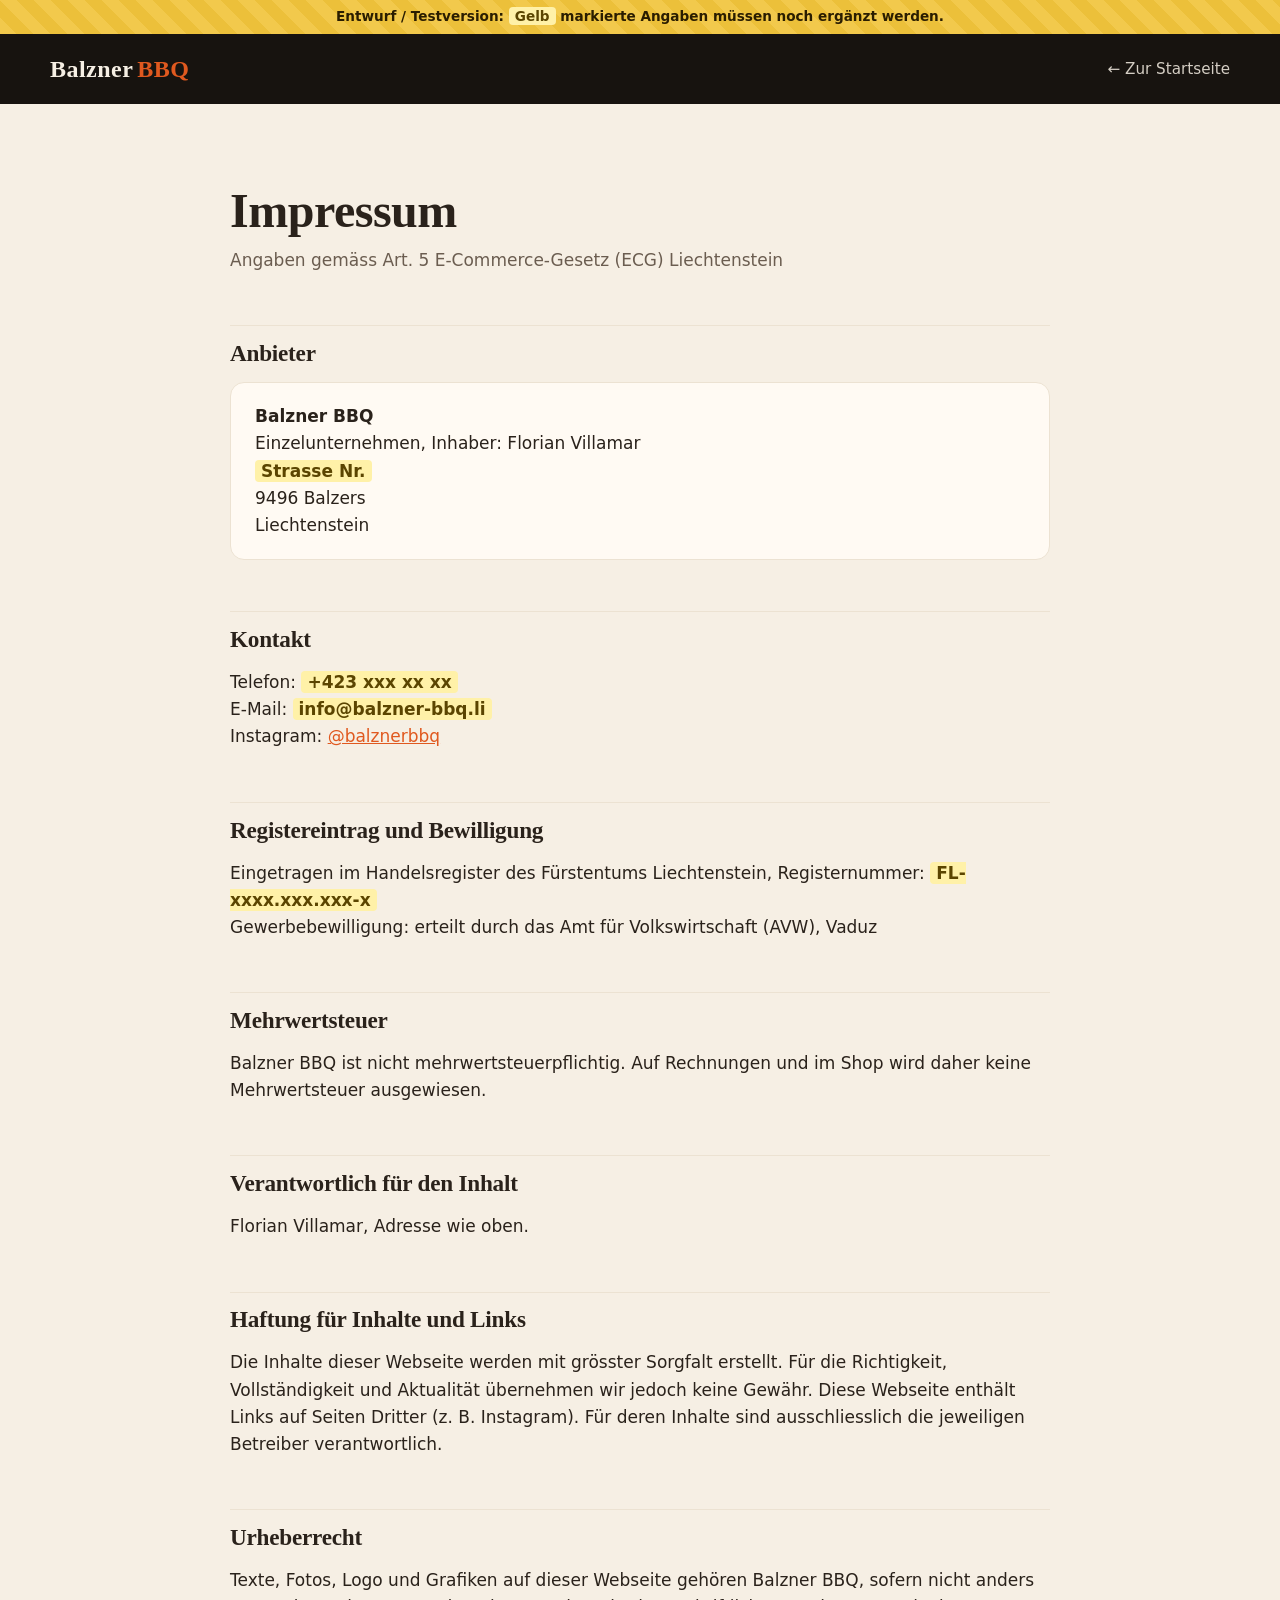
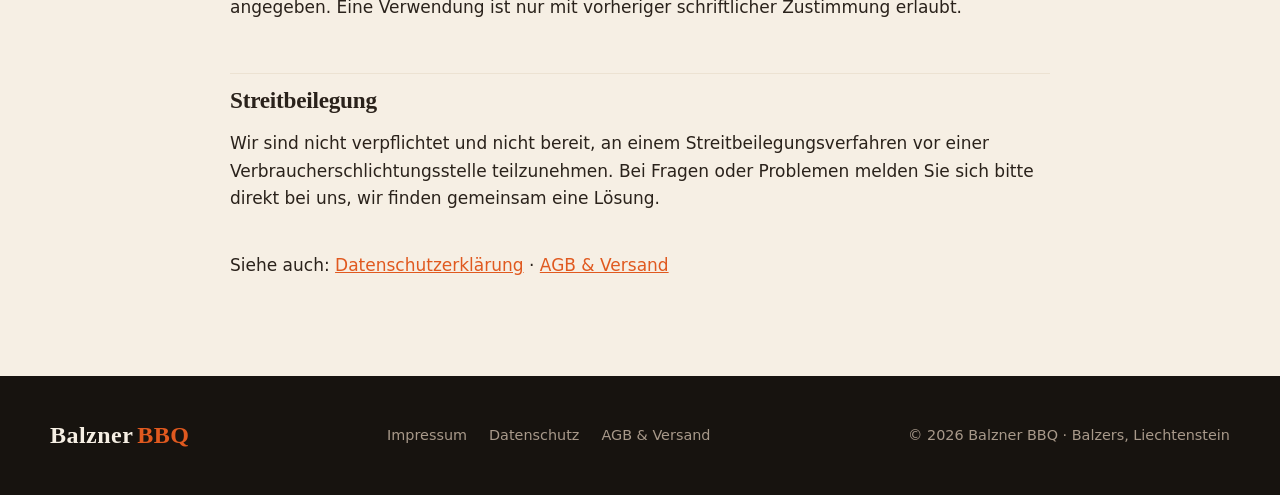
<file: impressum.html>
<!doctype html>
<html lang="de">
<head>
  <meta charset="utf-8">
  <meta name="viewport" content="width=device-width, initial-scale=1">
  <meta name="robots" content="noindex, nofollow">
  <title>Impressum – Balzner BBQ</title>
  <link rel="stylesheet" href="css/style.css?v=202611101603">
</head>
<body>
<div class="demo-banner">Entwurf / Testversion: <span class="platzhalter">Gelb</span> markierte Angaben müssen noch ergänzt werden.</div>
<header class="recht-kopf"><div class="wrap">
  <a href="index.html" class="logo">Balzner<span>BBQ</span></a>
  <a href="index.html" class="zurueck">← Zur Startseite</a>
</div></header>

<main class="recht"><div class="wrap">
  <h1>Impressum</h1>
  <p class="stand">Angaben gemäss Art. 5 E-Commerce-Gesetz (ECG) Liechtenstein</p>

  <h2>Anbieter</h2>
  <div class="kasten">
    <p><strong>Balzner BBQ</strong><br>
      Einzelunternehmen, Inhaber: Florian Villamar<br>
      <span class="platzhalter">Strasse Nr.</span><br>
      9496 Balzers<br>
      Liechtenstein</p>
  </div>

  <h2>Kontakt</h2>
  <p>
    Telefon: <span class="platzhalter">+423 xxx xx xx</span><br>
    E-Mail: <span class="platzhalter">info@balzner-bbq.li</span><br>
    Instagram: <a href="https://www.instagram.com/balznerbbq/" target="_blank" rel="noopener">@balznerbbq</a>
  </p>

  <h2>Registereintrag und Bewilligung</h2>
  <p>
    Eingetragen im Handelsregister des Fürstentums Liechtenstein, Registernummer: <span class="platzhalter">FL-xxxx.xxx.xxx-x</span><br>
    Gewerbebewilligung: erteilt durch das Amt für Volkswirtschaft (AVW), Vaduz
  </p>

  <h2>Mehrwertsteuer</h2>
  <p>Balzner BBQ ist nicht mehrwertsteuerpflichtig. Auf Rechnungen und im Shop wird daher keine Mehrwertsteuer ausgewiesen.</p>

  <h2>Verantwortlich für den Inhalt</h2>
  <p>Florian Villamar, Adresse wie oben.</p>

  <h2>Haftung für Inhalte und Links</h2>
  <p>Die Inhalte dieser Webseite werden mit grösster Sorgfalt erstellt. Für die Richtigkeit, Vollständigkeit und Aktualität
    übernehmen wir jedoch keine Gewähr. Diese Webseite enthält Links auf Seiten Dritter (z. B. Instagram). Für deren Inhalte
    sind ausschliesslich die jeweiligen Betreiber verantwortlich.</p>

  <h2>Urheberrecht</h2>
  <p>Texte, Fotos, Logo und Grafiken auf dieser Webseite gehören Balzner BBQ, sofern nicht anders angegeben.
    Eine Verwendung ist nur mit vorheriger schriftlicher Zustimmung erlaubt.</p>

  <h2>Streitbeilegung</h2>
  <p>Wir sind nicht verpflichtet und nicht bereit, an einem Streitbeilegungsverfahren vor einer Verbraucherschlichtungsstelle
    teilzunehmen. Bei Fragen oder Problemen melden Sie sich bitte direkt bei uns, wir finden gemeinsam eine Lösung.</p>

  <p style="margin-top:40px">Siehe auch: <a href="datenschutz.html">Datenschutzerklärung</a> · <a href="agb.html">AGB &amp; Versand</a></p>
</div></main>

<footer class="fuss">
  <div class="wrap fuss-inner">
    <div class="logo">Balzner<span>BBQ</span></div>
    <nav><a href="impressum.html">Impressum</a><a href="datenschutz.html">Datenschutz</a><a href="agb.html">AGB &amp; Versand</a></nav>
    <p>© 2026 Balzner BBQ · Balzers, Liechtenstein</p>
  </div>
</footer>
</body>
</html>
</file>
<file: css/style.css>
/* =========================================================
   Balzner BBQ – Gestaltung
   Farben: Kohle (dunkel), Glut (orange), Asche/Creme (hell)
   Schriften: Systemschriften, damit nichts von Google & Co. geladen wird (Datenschutz)
   ========================================================= */

:root {
  --kohle: #17130f;
  --kohle-2: #231d17;
  --kohle-3: #2f271f;
  --glut: #e0591f;
  --glut-hell: #f28a3c;
  --creme: #f6efe4;
  --creme-2: #ece2d2;
  --text: #2a221b;
  --text-hell: #6b5d50;
  --weiss: #fffaf3;
  --radius: 14px;
  --schatten: 0 10px 30px rgba(23, 19, 15, .12);
  --titel: "Iowan Old Style", "Palatino Linotype", Palatino, Georgia, serif;
  --sans: system-ui, -apple-system, "Segoe UI", Roboto, "Helvetica Neue", Arial, sans-serif;
}

* { box-sizing: border-box; }
html { scroll-behavior: smooth; scroll-padding-top: 90px; }
body {
  margin: 0;
  font-family: var(--sans);
  font-size: 17px;
  line-height: 1.6;
  color: var(--text);
  background: var(--creme);
  -webkit-font-smoothing: antialiased;
}
img { max-width: 100%; display: block; }
a { color: inherit; }
h1, h2, h3 { font-family: var(--titel); line-height: 1.12; margin: 0 0 .5em; letter-spacing: -.01em; }
h2 { font-size: clamp(1.8rem, 4vw, 2.8rem); max-width: 22ch; }
h3 { font-size: 1.35rem; }

.wrap { width: min(1180px, 100% - 32px); margin-inline: auto; }

/* Hinweis-Balken oben für die Testversion */
.demo-banner {
  background: repeating-linear-gradient(45deg, #f2c94c, #f2c94c 12px, #ecc03a 12px, #ecc03a 24px);
  color: #2a1d00; text-align: center; font-size: .85rem; font-weight: 600; padding: 6px 12px;
}

/* ---------- Kopfzeile ---------- */
.kopf {
  position: sticky; top: 0; z-index: 50;
  background: rgba(23, 19, 15, .92);
  backdrop-filter: blur(10px);
  color: var(--creme);
}
.kopf-inner { display: flex; align-items: center; gap: 24px; height: 70px; }
.logo { font-family: var(--titel); font-size: 1.5rem; font-weight: 700; text-decoration: none; letter-spacing: .02em; }
.logo span { color: var(--glut); margin-left: 4px; }
.nav { display: flex; gap: 26px; margin-left: auto; }
.nav a { text-decoration: none; font-size: .95rem; opacity: .85; transition: opacity .2s, color .2s; }
.nav a:hover { opacity: 1; color: var(--glut-hell); }
.warenkorb-btn, .menu-btn {
  background: none; border: 0; color: inherit; cursor: pointer; position: relative; padding: 8px;
}
.badge {
  position: absolute; top: 0; right: -4px; min-width: 20px; height: 20px; border-radius: 10px;
  background: var(--glut); color: #fff; font-size: .72rem; font-weight: 700;
  display: grid; place-items: center; padding: 0 5px;
}
.badge.leer { display: none; }
.menu-btn { display: none; font-size: 1.5rem; }

/* ---------- Buttons ---------- */
.btn {
  display: inline-flex; align-items: center; justify-content: center; gap: 8px;
  padding: 14px 26px; border-radius: 999px; border: 2px solid transparent;
  font: 600 1rem var(--sans); text-decoration: none; cursor: pointer;
  transition: transform .15s, background .2s, color .2s, border-color .2s;
}
.btn:hover { transform: translateY(-2px); }
.btn:disabled { opacity: .45; cursor: not-allowed; transform: none; }
.btn-glut { background: var(--glut); color: #fff; }
.btn-glut:hover { background: var(--glut-hell); }
.btn-hell { border-color: currentColor; color: var(--creme); background: transparent; }
.btn-hell:hover { background: var(--creme); color: var(--kohle); border-color: var(--creme); }
.btn-dunkel { background: var(--kohle); color: var(--creme); }
.btn-klein { padding: 9px 18px; font-size: .9rem; }
.btn-voll { width: 100%; }

/* ---------- Hero ---------- */
.hero { position: relative; min-height: min(86vh, 760px); display: flex; align-items: flex-end; color: var(--creme); overflow: hidden; background: var(--kohle); }
.hero-bild { position: absolute; inset: 0; background-size: cover; background-position: center; transform: scale(1.04); }
.hero::after {
  content: ""; position: absolute; inset: 0;
  background: linear-gradient(180deg, rgba(23,19,15,.25) 0%, rgba(23,19,15,.55) 50%, rgba(23,19,15,.95) 100%);
}
.hero-inhalt { position: relative; z-index: 1; padding: 120px 0 80px; }
.hero h1 { font-size: clamp(2.8rem, 8vw, 6rem); margin-bottom: .3em; }
.lead { font-size: clamp(1.1rem, 2vw, 1.3rem); max-width: 40ch; opacity: .9; }
.hero-buttons { display: flex; flex-wrap: wrap; gap: 14px; margin-top: 28px; }
.eyebrow {
  text-transform: uppercase; letter-spacing: .18em; font-size: .78rem; font-weight: 700;
  color: var(--glut); margin: 0 0 12px;
}

/* ---------- Sektionen ---------- */
.sektion { padding: clamp(64px, 10vw, 120px) 0; }
.sektion.dunkel { background: var(--kohle); color: var(--creme); }
.sektion.dunkel .eyebrow { color: var(--glut-hell); }
.sektion.akzent { background: var(--creme-2); }
.sub, .hinweis-klein { color: var(--text-hell); max-width: 60ch; }
.dunkel .hinweis-klein { color: #a8998a; font-size: .9rem; }

/* Leistungen */
.leistungen { display: grid; grid-template-columns: repeat(auto-fill, minmax(300px, 1fr)); gap: 2px; margin-top: 48px; background: var(--creme-2); border-radius: var(--radius); overflow: hidden; }
.leistung { background: var(--weiss); padding: 34px 30px; position: relative; transition: background .2s; }
.leistung:hover { background: #fff; }
.leistung .nr { font-family: var(--titel); font-size: 2.6rem; color: var(--creme-2); position: absolute; top: 18px; right: 24px; }
.leistung .claim { color: var(--glut); font-weight: 600; margin: -6px 0 10px; }
.leistung p { margin: 0 0 14px; color: var(--text-hell); }
.link { font-weight: 600; text-decoration: none; color: var(--text); }
.link:hover { color: var(--glut); }

/* Kurse */
.kurse { display: grid; gap: 14px; margin: 36px 0 40px; }
.kurs {
  display: grid; grid-template-columns: 96px 1fr auto; gap: 26px; align-items: center;
  background: var(--kohle-2); border: 1px solid var(--kohle-3); border-radius: var(--radius); padding: 22px 26px;
  transition: border-color .2s;
}
.kurs:hover { border-color: var(--glut); }
.kurs-datum { text-align: center; border-right: 1px solid var(--kohle-3); padding-right: 20px; }
.kurs-datum .tag { font-family: var(--titel); font-size: 2.4rem; line-height: 1; color: var(--glut-hell); }
.kurs-datum .monat { text-transform: uppercase; letter-spacing: .12em; font-size: .78rem; opacity: .75; }
.kurs h3 { margin-bottom: .2em; }
.kurs p { margin: 0; opacity: .75; font-size: .95rem; }
.kurs-meta { display: flex; flex-wrap: wrap; gap: 16px; font-size: .85rem; opacity: .7; margin-top: 8px; }
.kurs-aktion { text-align: right; }
.kurs-preis { font-family: var(--titel); font-size: 1.6rem; display: block; }
.plaetze { font-size: .82rem; display: block; margin: 2px 0 10px; color: #8fd18f; }
.plaetze.wenig { color: var(--glut-hell); }
.plaetze.voll { color: #a8998a; }

.gutschein {
  display: flex; gap: 24px; align-items: center; justify-content: space-between; flex-wrap: wrap;
  background: linear-gradient(120deg, var(--glut) 0%, #b33d10 100%); border-radius: var(--radius); padding: 30px 34px;
}
.gutschein h3 { margin-bottom: .2em; }
.gutschein p { margin: 0; opacity: .9; }
.gutschein .btn-glut { background: var(--kohle); }

/* Produkte */
.produkte { display: grid; grid-template-columns: repeat(auto-fill, minmax(250px, 1fr)); gap: 22px; margin-top: 40px; }
.produkt {
  background: var(--weiss); border-radius: var(--radius); overflow: hidden; display: flex; flex-direction: column;
  box-shadow: 0 1px 0 var(--creme-2); transition: transform .2s, box-shadow .2s; position: relative;
}
.produkt:hover { transform: translateY(-4px); box-shadow: var(--schatten); }
.produkt img { aspect-ratio: 1; object-fit: cover; width: 100%; background: var(--creme-2); }
.produkt-text { padding: 18px 20px 20px; display: flex; flex-direction: column; flex: 1; }
.produkt h3 { font-size: 1.2rem; margin-bottom: .3em; }
.produkt p { color: var(--text-hell); font-size: .92rem; margin: 0 0 16px; flex: 1; }
.produkt-fuss { display: flex; align-items: center; justify-content: space-between; gap: 10px; }
.preis { font-weight: 700; font-size: 1.1rem; }
.tag-neu { position: absolute; top: 12px; left: 12px; background: var(--glut); color: #fff; font-size: .72rem; font-weight: 700; padding: 4px 10px; border-radius: 99px; text-transform: uppercase; letter-spacing: .08em; }
.tag-box { background: var(--kohle); }

/* Catering + Formulare */
.catering, .kontakt { display: grid; grid-template-columns: 1fr 1.1fr; gap: clamp(32px, 6vw, 80px); align-items: start; }
.haken { list-style: none; padding: 0; margin: 24px 0 0; }
.haken li { padding-left: 30px; position: relative; margin-bottom: 10px; }
.haken li::before { content: "✓"; position: absolute; left: 0; color: var(--glut); font-weight: 700; }
.formular { background: var(--weiss); border-radius: var(--radius); padding: clamp(22px, 4vw, 34px); box-shadow: var(--schatten); display: grid; gap: 14px; }
.formular label { display: grid; gap: 6px; font-size: .88rem; font-weight: 600; color: var(--text-hell); }
.formular input, .formular select, .formular textarea {
  font: inherit; font-weight: 400; color: var(--text); width: 100%;
  border: 1.5px solid var(--creme-2); border-radius: 10px; padding: 11px 13px; background: #fff;
  transition: border-color .2s;
}
.formular input:focus, .formular select:focus, .formular textarea:focus { outline: none; border-color: var(--glut); }
.reihe { display: grid; grid-template-columns: 1fr 1fr; gap: 14px; }

/* Team */
.team { display: grid; grid-template-columns: 1fr 1fr; gap: 28px; margin-top: 40px; }
.person { background: var(--weiss); border-radius: var(--radius); overflow: hidden; display: grid; grid-template-rows: 340px auto; }
.person img { width: 100%; height: 100%; object-fit: cover; object-position: center 25%; }
.person > div { padding: 24px 28px 28px; }
.person ul { margin: 0; padding-left: 18px; color: var(--text-hell); }

/* Galerie */
.galerie { display: grid; grid-template-columns: 2fr 1fr; grid-template-rows: 240px 240px; gap: 10px; margin: 36px 0 32px; }
.galerie img { width: 100%; height: 100%; object-fit: cover; border-radius: 10px; }
.galerie img:first-child { grid-row: span 2; }

/* Kontakt */
.kontakt-wege { display: grid; gap: 10px; margin-top: 24px; }
.weg { display: flex; align-items: center; gap: 10px; text-decoration: none; font-weight: 600; padding: 14px 18px; background: var(--weiss); border-radius: 12px; }
a.weg:hover { color: var(--glut); }
.weg small { font-weight: 400; color: var(--text-hell); }

/* Fusszeile */
.fuss { background: var(--kohle); color: #a8998a; padding: 40px 0; font-size: .9rem; }
.fuss-inner { display: flex; flex-wrap: wrap; gap: 20px; align-items: center; justify-content: space-between; }
.fuss .logo { color: var(--creme); }
.fuss nav { display: flex; gap: 22px; }
.fuss a { text-decoration: none; }
.fuss a:hover { color: var(--creme); }
.fuss p { margin: 0; }

/* ---------- Warenkorb-Leiste ---------- */
.overlay { position: fixed; inset: 0; background: rgba(23,19,15,.5); opacity: 0; pointer-events: none; transition: opacity .25s; z-index: 90; }
.overlay.offen { opacity: 1; pointer-events: auto; }
.warenkorb {
  position: fixed; top: 0; right: 0; bottom: 0; width: min(420px, 100%); z-index: 100;
  background: var(--creme); display: flex; flex-direction: column;
  transform: translateX(100%); transition: transform .3s ease;
}
.warenkorb.offen { transform: none; }
.wk-kopf { display: flex; align-items: center; justify-content: space-between; padding: 20px 24px; border-bottom: 1px solid var(--creme-2); }
.wk-kopf h3 { margin: 0; }
.wk-inhalt { flex: 1; overflow-y: auto; padding: 12px 24px; }
.wk-fuss { padding: 20px 24px; border-top: 1px solid var(--creme-2); background: var(--weiss); }
.wk-pos { display: grid; grid-template-columns: 60px 1fr auto; gap: 14px; align-items: center; padding: 12px 0; border-bottom: 1px solid var(--creme-2); }
.wk-pos img { width: 60px; height: 60px; object-fit: cover; border-radius: 8px; }
.wk-pos h4 { margin: 0; font-size: .98rem; }
.wk-pos small { color: var(--text-hell); display: block; }
.menge { display: inline-flex; align-items: center; gap: 4px; margin-top: 6px; }
.menge button { width: 28px; height: 28px; border-radius: 50%; border: 1px solid var(--creme-2); background: #fff; cursor: pointer; font-size: 1rem; line-height: 1; }
.summe-zeile { display: flex; justify-content: space-between; margin-bottom: 6px; color: var(--text-hell); }
.summe-zeile.total { color: var(--text); font-weight: 700; font-size: 1.15rem; margin: 12px 0 16px; }
.leer-text { text-align: center; color: var(--text-hell); padding: 60px 0; }
.schliessen { background: none; border: 0; font-size: 1.8rem; line-height: 1; cursor: pointer; color: inherit; padding: 4px 8px; }

/* ---------- Dialog ---------- */
.dialog {
  border: 0; border-radius: 18px; padding: 32px; width: min(520px, calc(100% - 32px));
  background: var(--creme); color: var(--text); box-shadow: 0 30px 80px rgba(0,0,0,.35);
  max-height: calc(100vh - 40px);
}
.dialog::backdrop { background: rgba(23,19,15,.6); }
.dialog > .schliessen { position: absolute; top: 12px; right: 12px; }
.dialog h3 { margin-right: 30px; }
.dialog p { color: var(--text-hell); }
.auswahl-liste { display: grid; gap: 8px; margin: 18px 0 22px; }
.auswahl {
  display: flex; align-items: center; gap: 12px; padding: 10px 14px; border-radius: 10px;
  background: var(--weiss); border: 2px solid transparent; cursor: pointer; font-weight: 600;
}
.auswahl:has(input:checked) { border-color: var(--glut); }
.auswahl input { accent-color: var(--glut); width: 18px; height: 18px; }
.zahlarten { display: grid; grid-template-columns: repeat(2, 1fr); gap: 8px; margin: 6px 0 4px; }
.zahlart { position: relative; text-align: center; padding: 12px 6px; border-radius: 10px; background: #fff; border: 2px solid var(--creme-2); cursor: pointer; font-weight: 700; font-size: .9rem; }
.zahlart:has(input:checked) { border-color: var(--glut); }
.zahlart input { position: absolute; opacity: 0; pointer-events: none; }
.dialog .formular { box-shadow: none; padding: 0; background: none; }
.erfolg { text-align: center; }
.erfolg .icon { font-size: 3rem; }
.toast {
  position: fixed; left: 50%; bottom: 24px; transform: translate(-50%, 120px); z-index: 200;
  background: var(--kohle); color: var(--creme); padding: 12px 22px; border-radius: 99px; font-weight: 600;
  transition: transform .3s; box-shadow: var(--schatten);
}
.toast.zeigen { transform: translate(-50%, 0); }

/* ---------- Handy / Tablet ---------- */
@media (max-width: 900px) {
  .nav {
    position: fixed; inset: 96px 0 auto 0; flex-direction: column; gap: 0;
    background: var(--kohle); padding: 8px 16px 20px; display: none;
  }
  .nav.offen { display: flex; }
  .nav a { padding: 12px 0; border-bottom: 1px solid var(--kohle-3); }
  .warenkorb-btn { margin-left: auto; }
  .menu-btn { display: block; }
  .catering, .kontakt, .team { grid-template-columns: 1fr; }
  .kurs { grid-template-columns: 70px 1fr; gap: 16px; padding: 18px; }
  .kurs-datum { padding-right: 14px; }
  .kurs-aktion { grid-column: 1 / -1; display: flex; align-items: center; justify-content: space-between; text-align: left; gap: 10px; flex-wrap: wrap; }
  .plaetze { margin: 0; }
  .galerie { grid-template-columns: 1fr 1fr; grid-template-rows: 220px 150px; }
  .galerie img:first-child { grid-column: span 2; grid-row: auto; }
}
@media (max-width: 520px) {
  .reihe { grid-template-columns: 1fr; }
  .person { grid-template-rows: 280px auto; }
  .hero-buttons .btn { width: 100%; }
  .dialog { padding: 26px 20px; }
}

/* ---------- Hinweis-Popup (in der Verwaltung unter «Hinweis» einstellbar) ---------- */
.hinweis-popup { text-align: center; }
.hinweis-icon {
  width: 64px; height: 64px; margin: 0 auto 14px; border-radius: 50%; display: grid; place-items: center; font-size: 1.9rem;
  background: radial-gradient(circle at 50% 60%, #f28a3c 0%, #e0591f 55%, #b33d10 100%); box-shadow: 0 8px 24px rgba(224, 89, 31, .35);
}
.hinweis-popup .eyebrow { margin-bottom: 6px; }
.hinweis-popup h3 { font-size: 1.6rem; margin: 0 0 12px; }
.dialog .hinweis-popup h3 { margin-right: 0; }
.hinweis-popup .hinweis-text { color: var(--text); margin: 0 0 14px; }
.hinweis-liste { list-style: none; padding: 0; margin: 0 auto 18px; display: inline-grid; gap: 8px; text-align: left; }
.hinweis-liste li {
  display: flex; align-items: center; gap: 12px; background: var(--weiss); border: 1px solid var(--creme-2);
  border-radius: 12px; padding: 10px 18px 10px 12px; font-weight: 700; font-size: 1.05rem;
}
.hinweis-liste li::before {
  content: "✕"; width: 26px; height: 26px; flex: none; border-radius: 50%; display: grid; place-items: center;
  background: #fde6d8; color: var(--glut); font-size: .8rem;
}
.hinweis-popup .btn { margin-top: 6px; }

/* ---------- Rechtsseiten (Impressum, Datenschutz, AGB) ---------- */
.recht-kopf { background: var(--kohle); color: var(--creme); }
.recht-kopf .wrap { display: flex; align-items: center; justify-content: space-between; gap: 16px; height: 70px; }
.recht-kopf a.zurueck { text-decoration: none; font-size: .95rem; opacity: .85; }
.recht-kopf a.zurueck:hover { opacity: 1; color: var(--glut-hell); }
.recht { padding: clamp(40px, 7vw, 80px) 0 80px; }
.recht .wrap { max-width: 820px; }
.recht h1 { font-size: clamp(2rem, 5vw, 3rem); margin-bottom: .2em; }
.recht .stand { color: var(--text-hell); margin: 0 0 32px; }
.recht h2 { font-size: 1.45rem; max-width: none; margin: 2.2em 0 .5em; padding-top: .6em; border-top: 1px solid var(--creme-2); }
.recht h3 { font-size: 1.1rem; margin: 1.6em 0 .4em; }
.recht p, .recht li { color: var(--text); }
.recht ul, .recht ol { padding-left: 22px; }
.recht li { margin-bottom: 6px; }
.recht a { color: var(--glut); }
.recht .kasten { background: var(--weiss); border: 1px solid var(--creme-2); border-radius: var(--radius); padding: 20px 24px; margin: 16px 0; }
.recht .kasten p:first-child { margin-top: 0; }
.recht .kasten p:last-child { margin-bottom: 0; }
.recht .inhalt-nav { display: flex; flex-wrap: wrap; gap: 8px; margin: 0 0 8px; }
.recht .inhalt-nav a { text-decoration: none; font-size: .88rem; font-weight: 600; background: var(--weiss); border: 1px solid var(--creme-2); border-radius: 99px; padding: 6px 14px; color: var(--text); }
.recht .inhalt-nav a:hover { border-color: var(--glut); color: var(--glut); }
.recht table { width: 100%; border-collapse: collapse; margin: 12px 0; font-size: .95rem; }
.recht th, .recht td { text-align: left; padding: 10px 12px; border-bottom: 1px solid var(--creme-2); vertical-align: top; }
.recht th { font-size: .8rem; text-transform: uppercase; letter-spacing: .06em; color: var(--text-hell); }
.platzhalter { background: #fff1a8; color: #5b4500; padding: 1px 6px; border-radius: 4px; font-weight: 600; }
.entwurf-hinweis { background: #fff7d1; border: 1px solid #f2c94c; border-radius: var(--radius); padding: 14px 18px; font-size: .92rem; margin-bottom: 28px; }
@media print { .recht-kopf, .fuss, .demo-banner, .inhalt-nav { display: none; } .recht { padding: 0; } }
.rechtshinweis { font-size: .82rem; color: var(--text-hell); margin: 2px 0 0; line-height: 1.45; }
.rechtshinweis a { color: var(--text); }
.sub a { color: var(--glut); }
</file>
<file: css/admin.css>
/* =========================================================
   Balzner BBQ – Verwaltung (Demo)
   Nutzt die Farben aus style.css, aber ruhiger und übersichtlicher.
   ========================================================= */

:root {
  --flaeche: #ffffff;
  --linie: #ece2d2;
  --linie-2: #f4ede2;
  --ok: #2f7d4f;
  --warn: #b7791f;
  /* Diagrammfarben: Reihenfolge fest. Shop, Kurse, Gutscheine */
  --serie-1: #e0591f;
  --serie-2: #2f3e5c;
  --serie-3: #d4b48a;
  --gitter: #efe7da;
}

body.admin { background: #f7f2ea; font-size: 15px; }
.admin [hidden] { display: none !important; }
.admin .demo-banner { display: flex; gap: 12px; justify-content: center; align-items: center; flex-wrap: wrap; }
.admin .demo-banner button { font: inherit; font-weight: 700; background: #2a1d00; color: #f2c94c; border: 0; border-radius: 99px; padding: 3px 12px; cursor: pointer; }

/* ---------- Login ---------- */
.login { min-height: calc(100vh - 32px); display: grid; place-items: center; padding: 16px; background: var(--kohle); }
.login-karte { background: var(--creme); border-radius: 18px; padding: 40px 36px; width: min(400px, 100%); text-align: center; box-shadow: 0 30px 80px rgba(0,0,0,.4); }
.login-karte .logo { font-size: 1.8rem; display: block; margin-bottom: 6px; }
.login-karte p { color: var(--text-hell); margin: 0 0 24px; }
.login-karte small { display: block; margin-top: 16px; color: var(--text-hell); }

/* ---------- Grundaufbau ---------- */
.layout { display: grid; grid-template-columns: 240px 1fr; min-height: calc(100vh - 32px); }
.seite { background: var(--kohle); color: var(--creme); padding: 22px 14px; display: flex; flex-direction: column; gap: 4px; position: sticky; top: 0; height: calc(100vh - 32px); }
.seite .logo { padding: 0 12px 4px; font-size: 1.35rem; }
.seite .rolle { padding: 0 12px 18px; font-size: .78rem; text-transform: uppercase; letter-spacing: .14em; color: #a8998a; }
.navpunkt {
  display: flex; align-items: center; gap: 12px; width: 100%; text-align: left;
  background: none; border: 0; color: inherit; font: 500 .95rem var(--sans); padding: 11px 12px; border-radius: 10px; cursor: pointer; opacity: .78;
}
.navpunkt:hover { background: var(--kohle-2); opacity: 1; }
.navpunkt.aktiv { background: var(--kohle-3); opacity: 1; }
.navpunkt .ico { width: 20px; text-align: center; }
.navpunkt .zahl { margin-left: auto; background: var(--glut); color: #fff; font-size: .72rem; font-weight: 700; border-radius: 99px; padding: 1px 8px; }
.seite .unten { margin-top: auto; display: grid; gap: 4px; border-top: 1px solid var(--kohle-3); padding-top: 12px; }
.seite a.navpunkt { text-decoration: none; }

.inhalt { padding: 28px clamp(16px, 3vw, 40px) 60px; min-width: 0; }
.kopfzeile { display: flex; align-items: flex-end; justify-content: space-between; gap: 16px; flex-wrap: wrap; margin-bottom: 22px; }
.kopfzeile h1 { font-size: clamp(1.6rem, 3vw, 2.1rem); margin: 0; }
.kopfzeile p { margin: 4px 0 0; color: var(--text-hell); }

.karte { background: var(--flaeche); border: 1px solid var(--linie); border-radius: var(--radius); padding: 20px 22px; }
.karte h2 { font-size: 1.15rem; max-width: none; margin: 0 0 4px; }
.karte .unter { color: var(--text-hell); font-size: .88rem; margin: 0 0 16px; }
.raster { display: grid; gap: 16px; }
.raster-2 { grid-template-columns: 1fr 1fr; }

/* ---------- Kennzahlen ---------- */
.kennzahlen { display: grid; grid-template-columns: repeat(auto-fit, minmax(190px, 1fr)); gap: 16px; margin-bottom: 16px; }
.kennzahl { background: var(--flaeche); border: 1px solid var(--linie); border-radius: var(--radius); padding: 18px 20px; text-align: left; font: inherit; color: inherit; }
button.kennzahl { cursor: pointer; transition: border-color .2s; }
button.kennzahl:hover { border-color: var(--glut); }
.kennzahl .label { font-size: .8rem; color: var(--text-hell); font-weight: 600; text-transform: uppercase; letter-spacing: .08em; }
.kennzahl .wert { font-family: var(--titel); font-size: 1.9rem; line-height: 1.15; margin: 6px 0 2px; display: block; }
.kennzahl .info { font-size: .85rem; color: var(--text-hell); }
.trend-auf { color: var(--ok); font-weight: 600; }
.trend-ab { color: #b0412e; font-weight: 600; }

/* ---------- Diagramme ---------- */
.diagramm { width: 100%; position: relative; }
.diagramm svg { display: block; width: 100%; overflow: visible; }
.diagramm text { font: 12px var(--sans); fill: var(--text-hell); }
.legende { display: flex; flex-wrap: wrap; gap: 16px; margin: 0 0 12px; font-size: .85rem; color: var(--text); }
.legende span { display: inline-flex; align-items: center; gap: 7px; }
.legende i { width: 12px; height: 12px; border-radius: 3px; display: inline-block; }
.tooltip {
  position: fixed; z-index: 300; pointer-events: none; background: var(--kohle); color: var(--creme);
  border-radius: 10px; padding: 10px 12px; font-size: .85rem; line-height: 1.5; box-shadow: var(--schatten);
  opacity: 0; transition: opacity .12s; min-width: 160px;
}
.tooltip.sichtbar { opacity: 1; }
.tooltip b { display: block; margin-bottom: 4px; }
.tooltip .zeile { display: flex; align-items: center; gap: 8px; }
.tooltip .zeile i { width: 10px; height: 10px; border-radius: 2px; }
.tooltip .zeile span:last-child { margin-left: auto; padding-left: 14px; font-variant-numeric: tabular-nums; }
details.tabelle-zeigen { margin-top: 12px; font-size: .88rem; }
details.tabelle-zeigen summary { cursor: pointer; color: var(--text-hell); font-weight: 600; }

/* Horizontale Balken (Bestseller, Auslastung) */
.hbalken { display: grid; gap: 10px; }
.hb-zeile { display: grid; grid-template-columns: minmax(110px, 38%) 1fr auto; gap: 12px; align-items: center; font-size: .9rem; }
.hb-zeile .name { overflow: hidden; text-overflow: ellipsis; white-space: nowrap; }
.hb-zeile .name small { color: var(--text-hell); }
.hb-spur { height: 14px; background: var(--linie-2); border-radius: 4px; position: relative; }
.hb-wert { height: 100%; background: var(--serie-1); border-radius: 0 4px 4px 0; min-width: 3px; }
.hb-wert.kommend { background: repeating-linear-gradient(135deg, var(--serie-1), var(--serie-1) 5px, #ec8a5b 5px, #ec8a5b 10px); }
.hb-zeile .zahl { font-variant-numeric: tabular-nums; font-weight: 600; min-width: 48px; text-align: right; }

/* ---------- Tabellen ---------- */
.tabelle-wrap { overflow-x: auto; background: var(--flaeche); border: 1px solid var(--linie); border-radius: var(--radius); }
table.tab { width: 100%; border-collapse: collapse; font-size: .9rem; }
.tab th { text-align: left; font-size: .75rem; text-transform: uppercase; letter-spacing: .08em; color: var(--text-hell); padding: 12px 14px; border-bottom: 1px solid var(--linie); white-space: nowrap; background: #fcf9f4; }
.tab td { padding: 12px 14px; border-bottom: 1px solid var(--linie-2); vertical-align: middle; }
.tab tr:last-child td { border-bottom: 0; }
.tab tr.klickbar { cursor: pointer; }
.tab tr.klickbar:hover td { background: #fdf8f1; }
.tab .r { text-align: right; font-variant-numeric: tabular-nums; white-space: nowrap; }
.tab td:first-child { white-space: nowrap; }
.tab .grau { color: var(--text-hell); }
.tab .aktionen { white-space: nowrap; text-align: right; }
.belegung { display: flex; align-items: center; gap: 8px; min-width: 130px; }
.belegung .hb-spur { flex: 1; height: 10px; }

/* ---------- Kleine Elemente ---------- */
.werkzeug { display: flex; gap: 10px; flex-wrap: wrap; align-items: center; margin-bottom: 14px; }
.chips { display: flex; gap: 6px; flex-wrap: wrap; }
.chip { font: 600 .85rem var(--sans); border: 1.5px solid var(--linie); background: var(--flaeche); border-radius: 99px; padding: 6px 14px; cursor: pointer; color: var(--text); }
.chip.aktiv { background: var(--kohle); color: var(--creme); border-color: var(--kohle); }
.suche { font: inherit; border: 1.5px solid var(--linie); border-radius: 99px; padding: 7px 16px; min-width: 220px; background: var(--flaeche); margin-left: auto; }
.suche:focus { outline: none; border-color: var(--glut); }
.status { display: inline-flex; align-items: center; gap: 6px; font-size: .78rem; font-weight: 700; padding: 3px 10px; border-radius: 99px; white-space: nowrap; }
.status-neu { background: #fde6d8; color: #9a3a0f; }
.status-ok { background: #e1f0e6; color: #22603b; }
.status-grau { background: #eee8df; color: #6b5d50; }
.knopf {
  font: 600 .85rem var(--sans); border: 1.5px solid var(--linie); background: var(--flaeche); color: var(--text);
  border-radius: 8px; padding: 6px 12px; cursor: pointer; white-space: nowrap;
}
.knopf:hover { border-color: var(--text-hell); }
.knopf.gefahr:hover { border-color: #b0412e; color: #b0412e; }
.knopf.haupt { background: var(--glut); border-color: var(--glut); color: #fff; }
.knopf + .knopf { margin-left: 4px; }
.schalter { display: inline-flex; align-items: center; gap: 8px; font-size: .85rem; cursor: pointer; user-select: none; }
.schalter input { appearance: none; width: 36px; height: 20px; background: #d8cfc2; border-radius: 99px; position: relative; cursor: pointer; transition: background .2s; flex: none; margin: 0; }
.schalter input::after { content: ""; position: absolute; top: 2px; left: 2px; width: 16px; height: 16px; background: #fff; border-radius: 50%; transition: transform .2s; }
.schalter input:checked { background: var(--ok); }
.schalter input:checked::after { transform: translateX(16px); }
.schalter input.rot:checked { background: #b0412e; }
.leer { text-align: center; color: var(--text-hell); padding: 40px 16px; }

/* Produkte als Karten */
.produkt-liste { display: grid; grid-template-columns: repeat(auto-fill, minmax(260px, 1fr)); gap: 16px; }
.pk { background: var(--flaeche); border: 1px solid var(--linie); border-radius: var(--radius); overflow: hidden; display: flex; flex-direction: column; }
.pk.versteckt { opacity: .6; }
.pk-bild { position: relative; }
.pk-bild img { width: 100%; aspect-ratio: 4/3; object-fit: cover; }
.pk-bild .status { position: absolute; top: 10px; left: 10px; }
.pk-text { padding: 14px 16px 16px; display: grid; gap: 10px; flex: 1; }
.pk-kopf { display: flex; justify-content: space-between; gap: 10px; align-items: baseline; }
.pk-kopf h3 { margin: 0; font-size: 1.1rem; }
.pk-kopf strong { white-space: nowrap; }
.pk-info { font-size: .85rem; color: var(--text-hell); }
.pk-schalter { display: flex; gap: 16px; flex-wrap: wrap; }
.pk-aktionen { display: flex; gap: 6px; margin-top: auto; }

/* Anfragen */
.anfragen { display: grid; gap: 12px; }
.anfrage { display: grid; grid-template-columns: 1fr auto; gap: 8px 20px; }
.anfrage.erledigt { opacity: .6; }
.anfrage h3 { font-size: 1.05rem; margin: 0; display: flex; gap: 10px; align-items: center; flex-wrap: wrap; }
.anfrage .meta { font-size: .85rem; color: var(--text-hell); display: flex; gap: 14px; flex-wrap: wrap; }
.anfrage .meta a { color: var(--text); }
.anfrage p { margin: 4px 0 0; grid-column: 1 / -1; }
.anfrage .rechts { display: flex; flex-direction: column; gap: 8px; align-items: flex-end; }

/* Dialog in der Verwaltung: etwas breiter */
.admin .dialog { width: min(640px, calc(100% - 32px)); }
.admin .dialog .formular { gap: 12px; }
.admin .dialog .tabelle-wrap { margin: 12px 0; }
.dialog-fuss { display: flex; gap: 8px; justify-content: flex-end; margin-top: 16px; flex-wrap: wrap; }
.bild-vorschau { width: 100%; max-width: 220px; aspect-ratio: 1; object-fit: cover; border-radius: 10px; border: 1px solid var(--linie); }

/* Druck: nur die Teilnehmerliste */
.druckbereich { display: none; }
@media print {
  body.drucken > *:not(.druckbereich) { display: none !important; }
  body.drucken .druckbereich { display: block; padding: 0; }
  .druckbereich table { width: 100%; border-collapse: collapse; font-size: 11pt; }
  .druckbereich th, .druckbereich td { border: 1px solid #999; padding: 6px 8px; text-align: left; }
}

/* ---------- Handy / Tablet ---------- */
@media (max-width: 900px) {
  .layout { grid-template-columns: 1fr; grid-template-rows: auto 1fr; }
  .seite { position: sticky; top: 0; z-index: 40; height: auto; flex-direction: row; overflow-x: auto; padding: 8px; gap: 2px; scrollbar-width: none; }
  .seite .logo, .seite .rolle { display: none; }
  .navpunkt { width: auto; white-space: nowrap; padding: 9px 12px; }
  .seite .unten { margin: 0; border: 0; padding: 0; display: flex; }
  .raster-2 { grid-template-columns: 1fr; }
  .suche { margin-left: 0; min-width: 0; width: 100%; }
  .anfrage { grid-template-columns: 1fr; }
  .anfrage .rechts { flex-direction: row; align-items: center; }
}
@media (max-width: 520px) {
  .navpunkt .txt { display: none; }
  .navpunkt .ico { width: auto; font-size: 1.15rem; }
  .hb-zeile { grid-template-columns: 1fr auto; }
  .hb-zeile .hb-spur { grid-column: 1 / -1; grid-row: 2; }
}

/* ---------- Hinweis-Popup bearbeiten ---------- */
.schalter.gross { gap: 14px; padding: 14px 16px; background: #fcf9f4; border: 1.5px solid var(--linie); border-radius: 12px; font-size: 1rem; color: var(--text); }
.schalter.gross input { width: 48px; height: 26px; }
.schalter.gross input::after { width: 22px; height: 22px; }
.schalter.gross input:checked::after { transform: translateX(22px); }
.schalter.gross small { color: var(--text-hell); font-weight: 400; }
.feldhilfe { font-weight: 400; color: var(--text-hell); font-size: .8rem; }
.feldtitel { display: block; font-size: .88rem; font-weight: 600; color: var(--text-hell); margin-bottom: 8px; }
.feldtitel small { font-weight: 400; }
.punkte { display: grid; gap: 8px; margin-bottom: 8px; }
.punkt { display: flex; gap: 8px; align-items: center; }
.punkt input[type=text] { flex: 1; min-width: 0; }
.punkt input[type=checkbox] { width: 22px; height: 22px; accent-color: var(--glut); flex: none; margin: 0 4px; }
.punkt.neu input { border-style: dashed; }
.vorschau-karte { position: sticky; top: 16px; }
.vorschau-popup { background: var(--creme); border-radius: 18px; padding: 28px 24px; box-shadow: 0 16px 40px rgba(23,19,15,.18); transition: opacity .2s; }
.vorschau-popup.aus { opacity: .45; filter: grayscale(.6); }
@media (max-width: 900px) { .vorschau-karte { position: static; } }
.formular label.schalter { display: flex; align-items: center; font-weight: 400; }
.hinweis-form { background: none; }
.hinweis-form a.knopf { display: inline-flex; align-items: center; }
</file>
